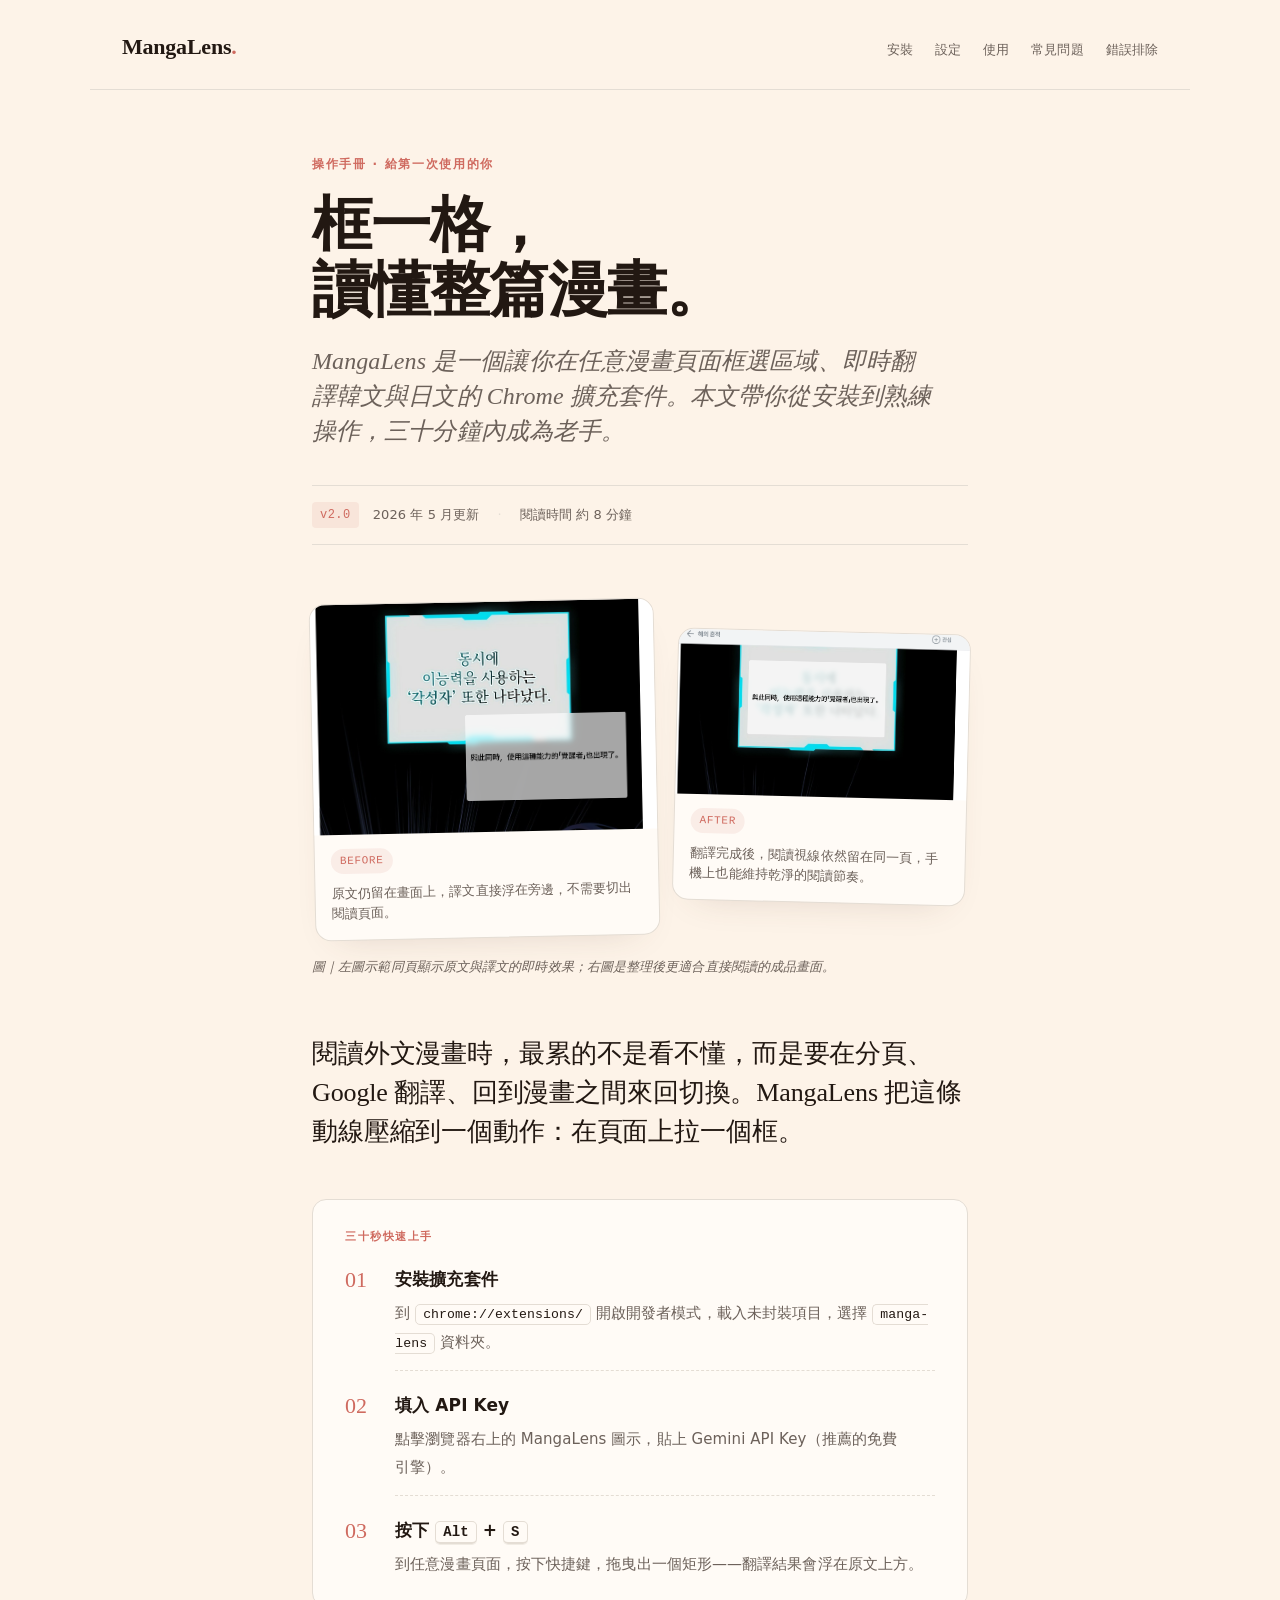
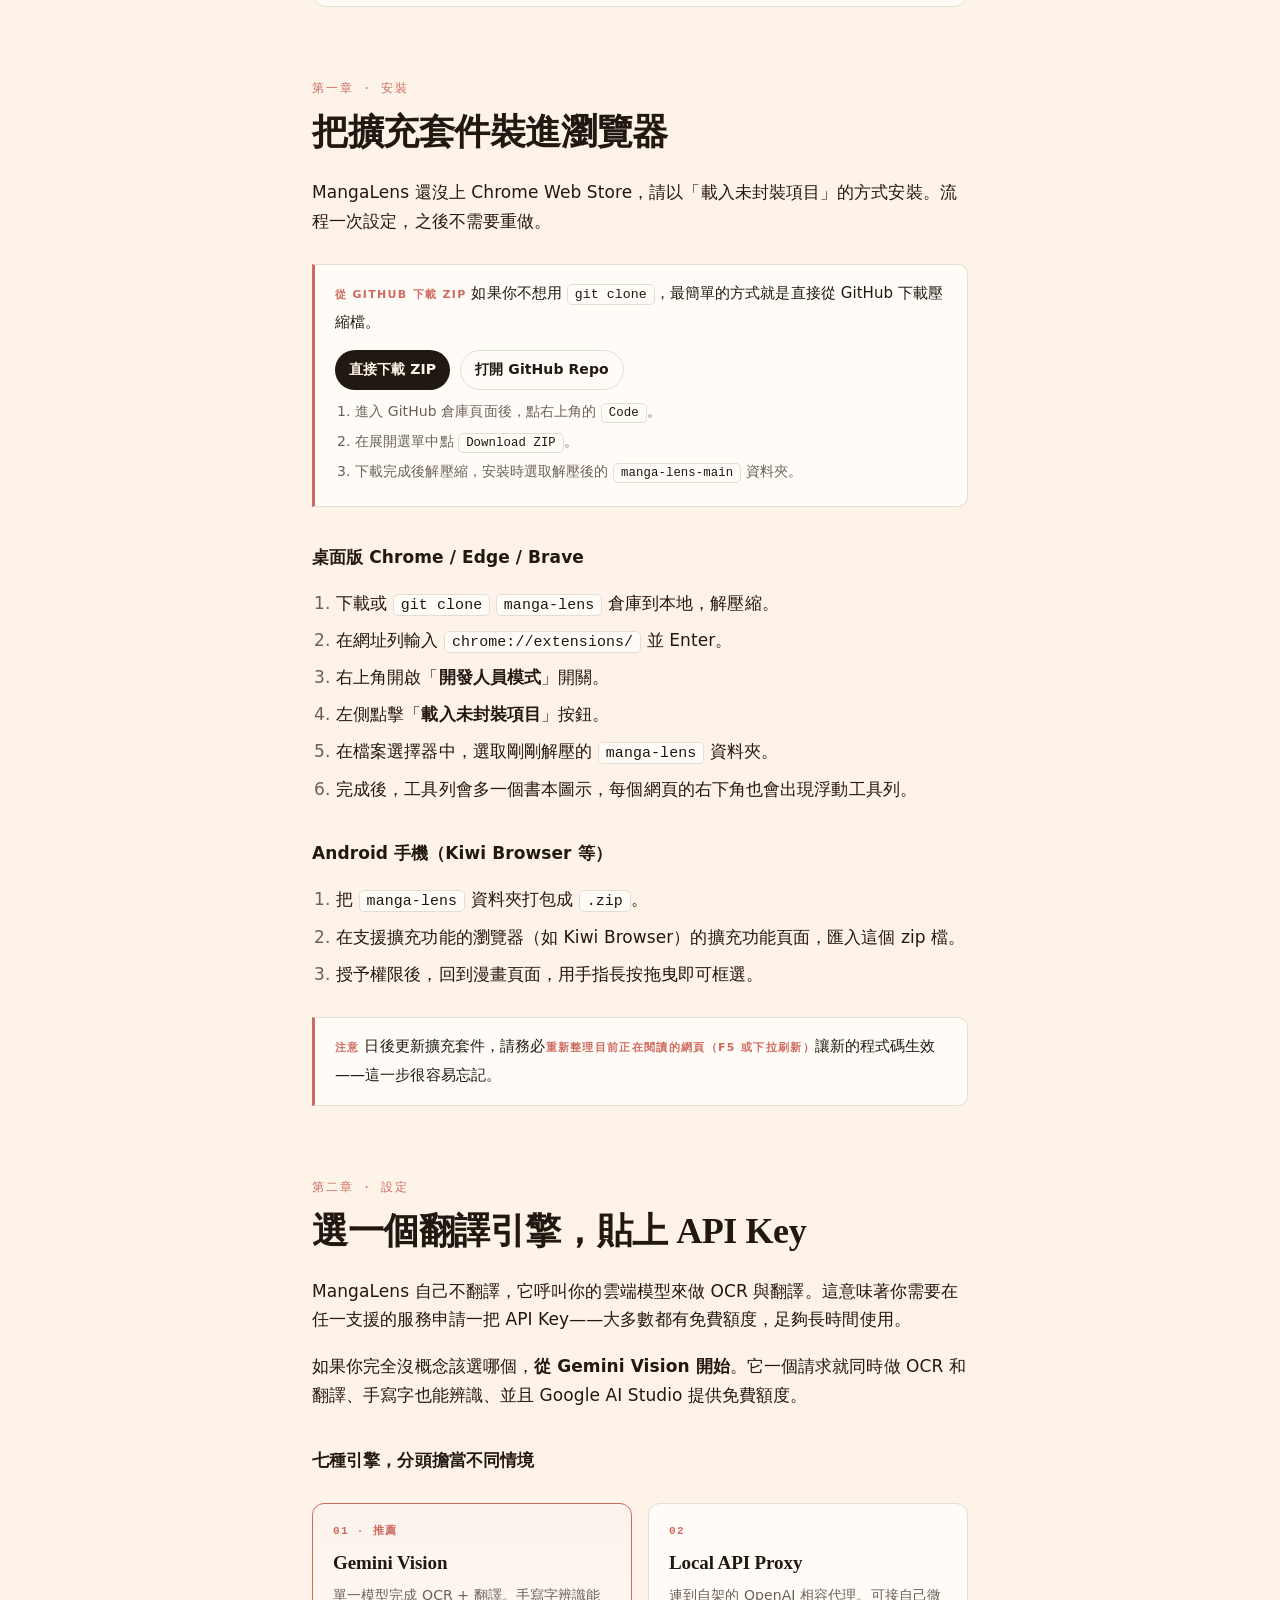
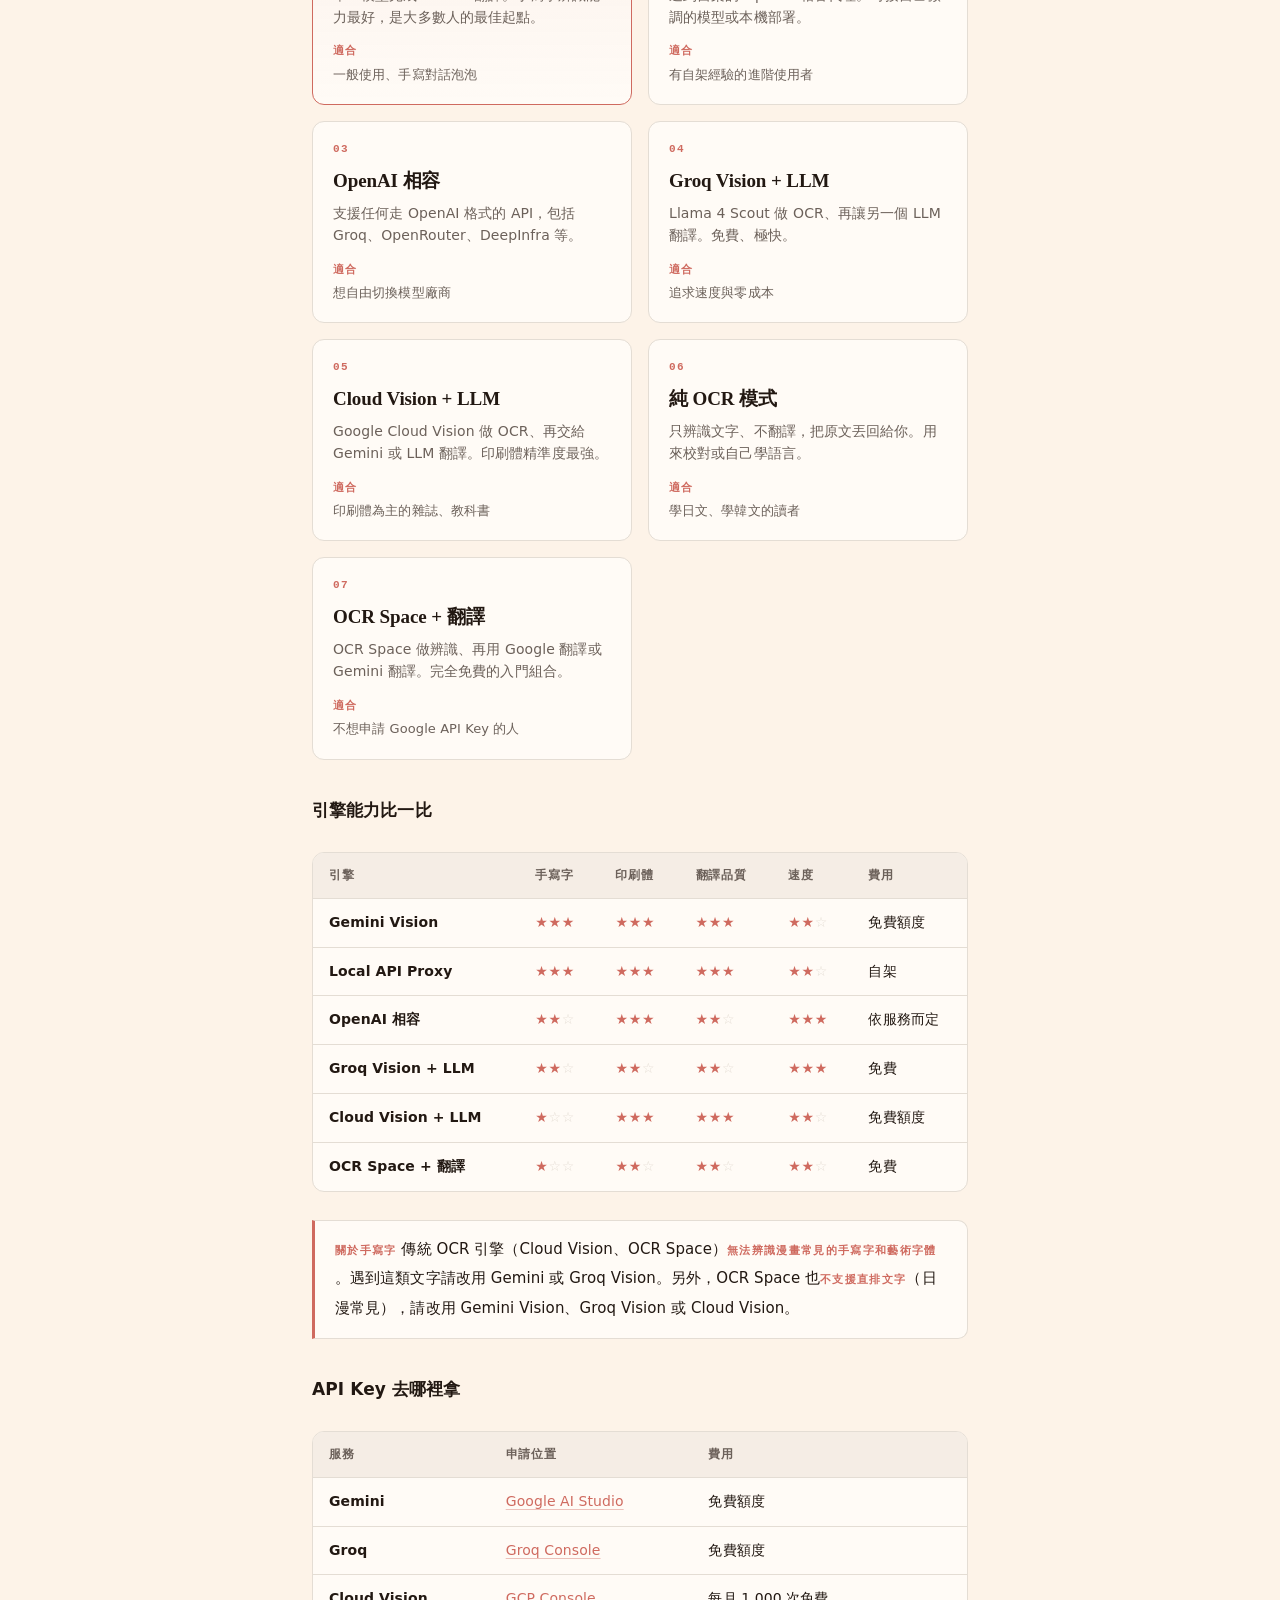
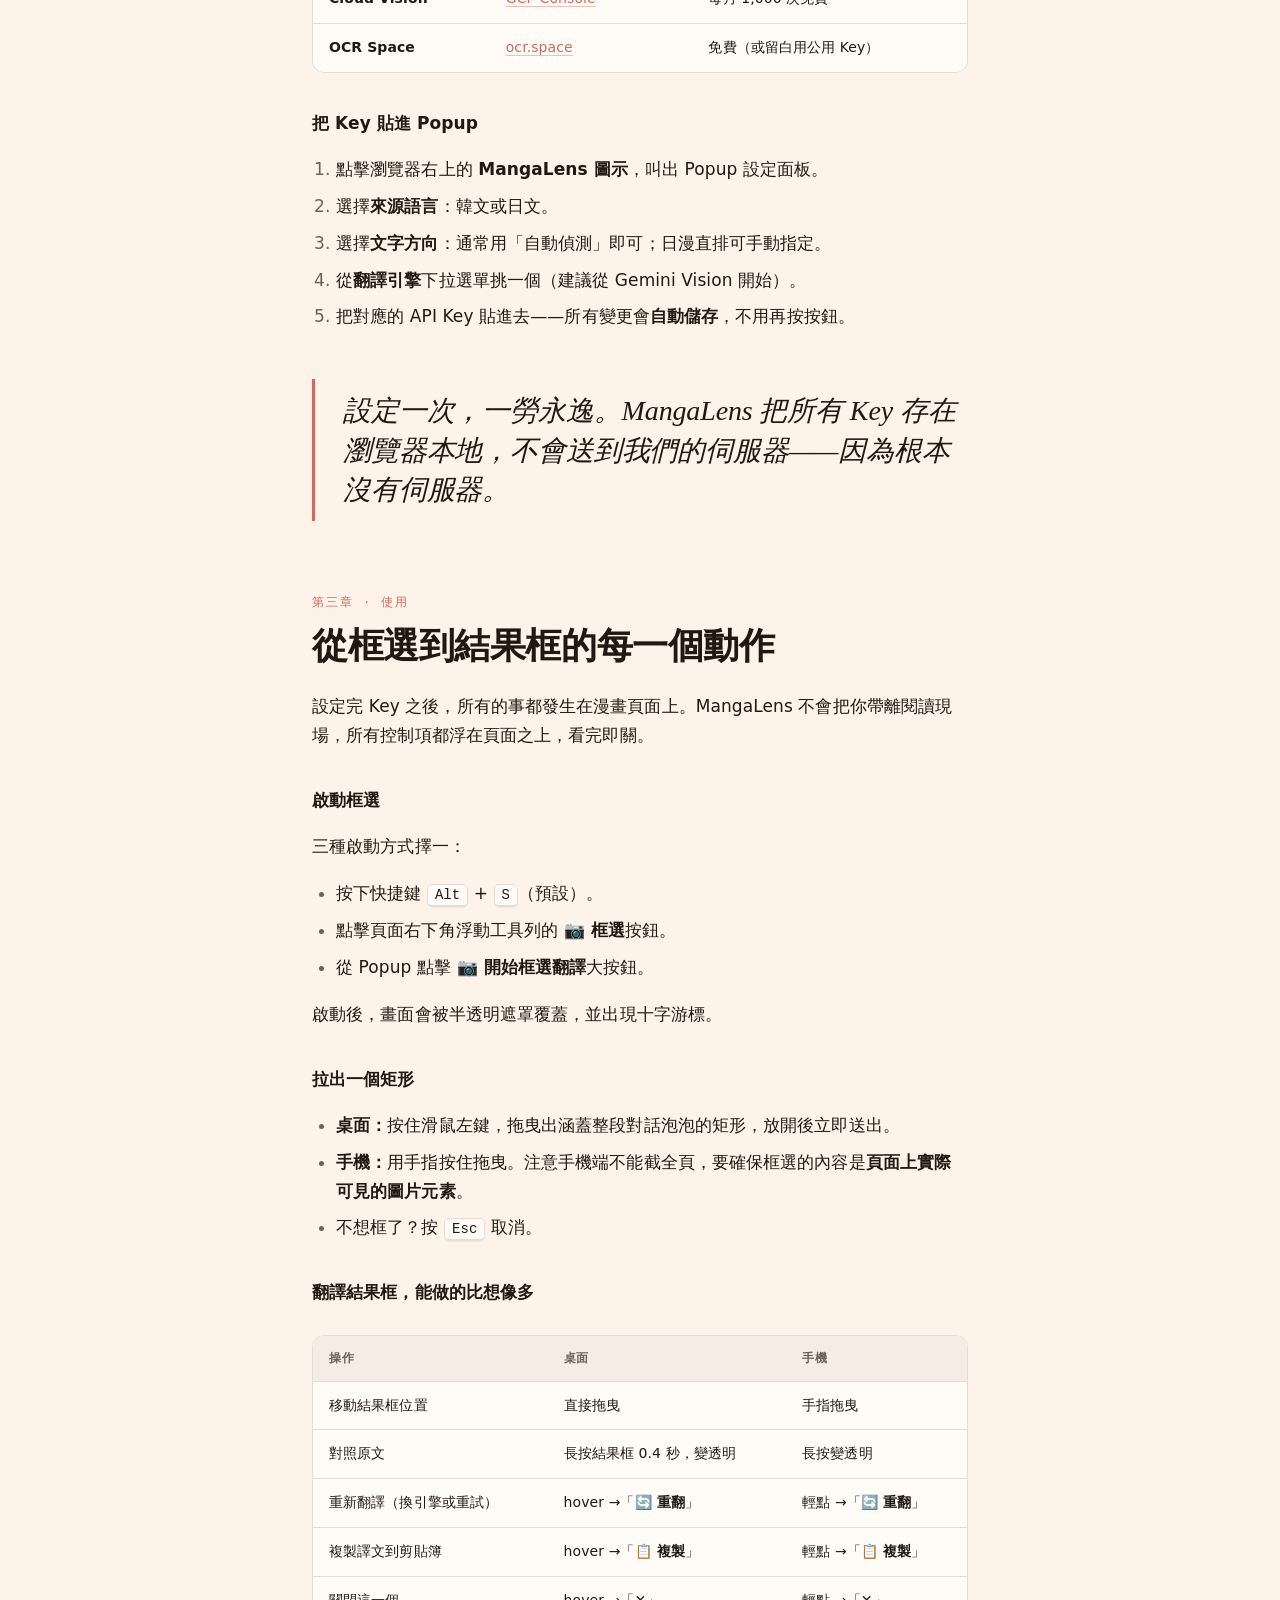
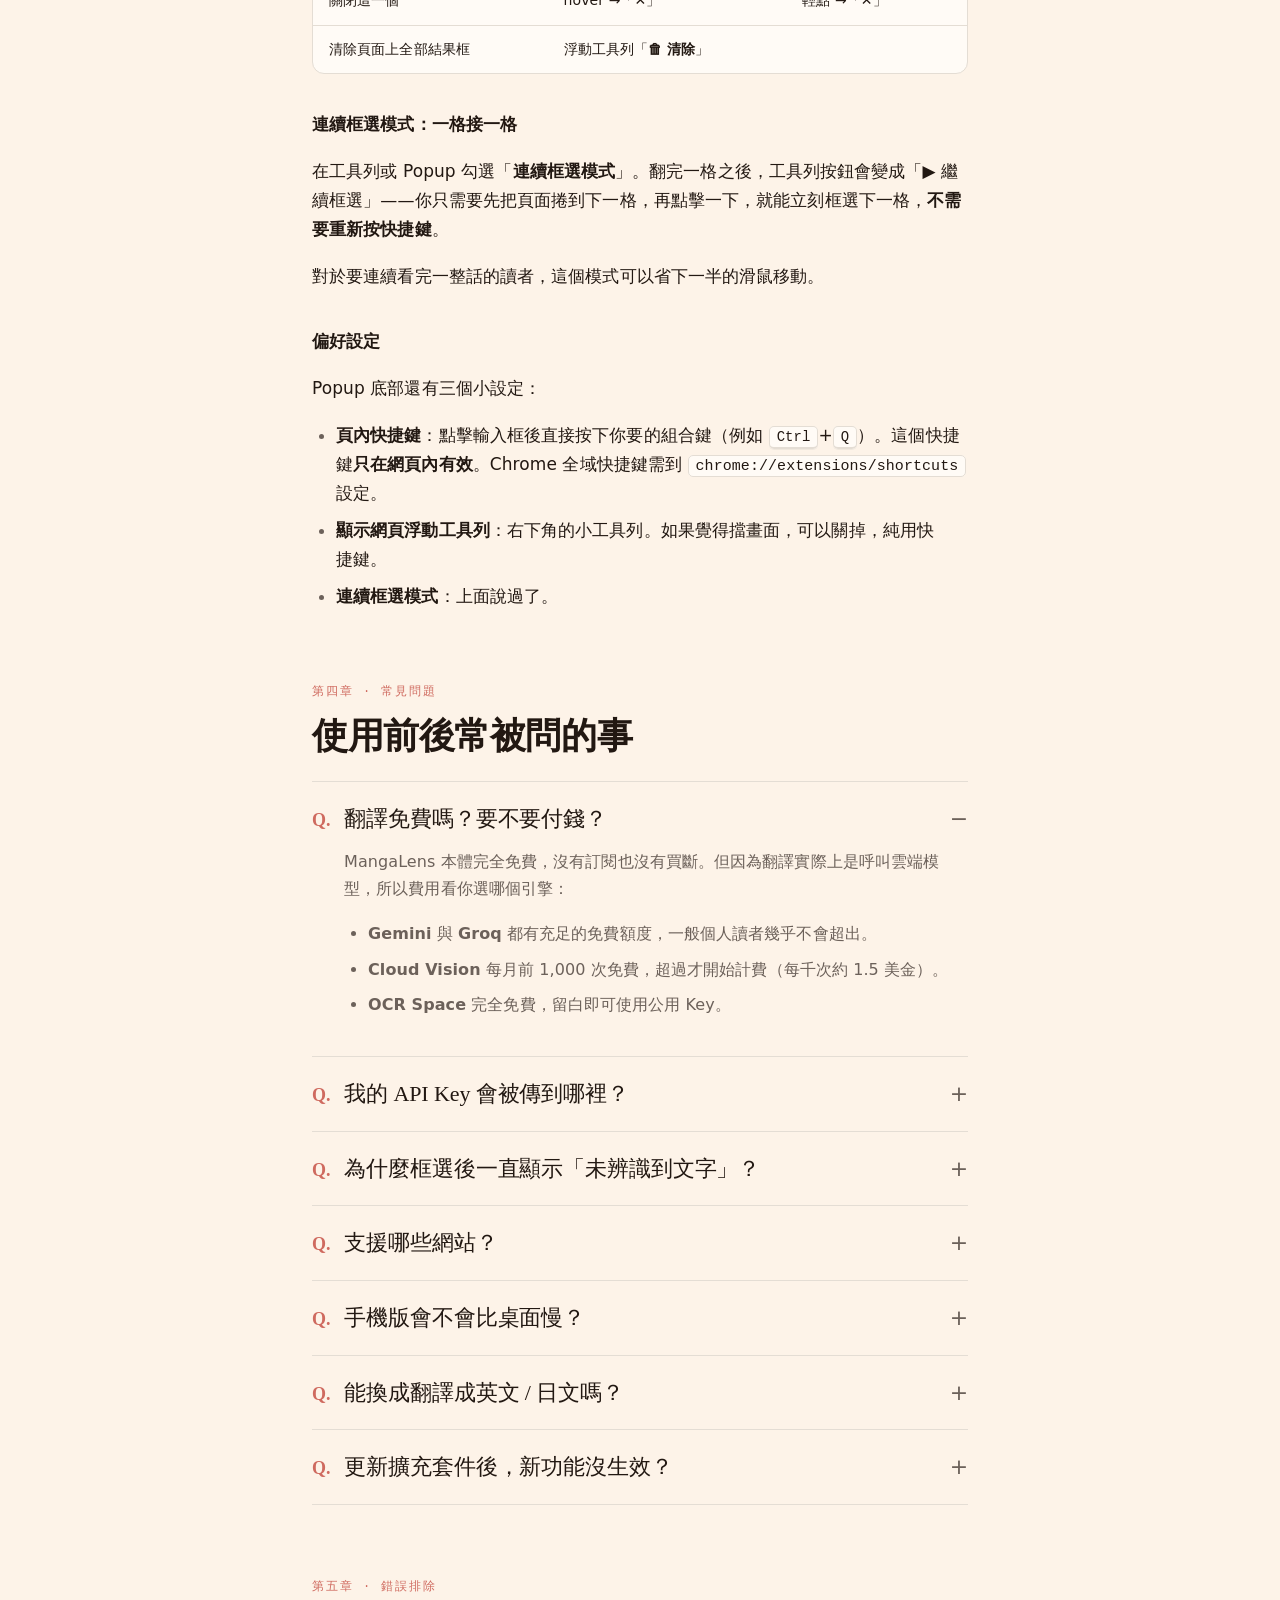
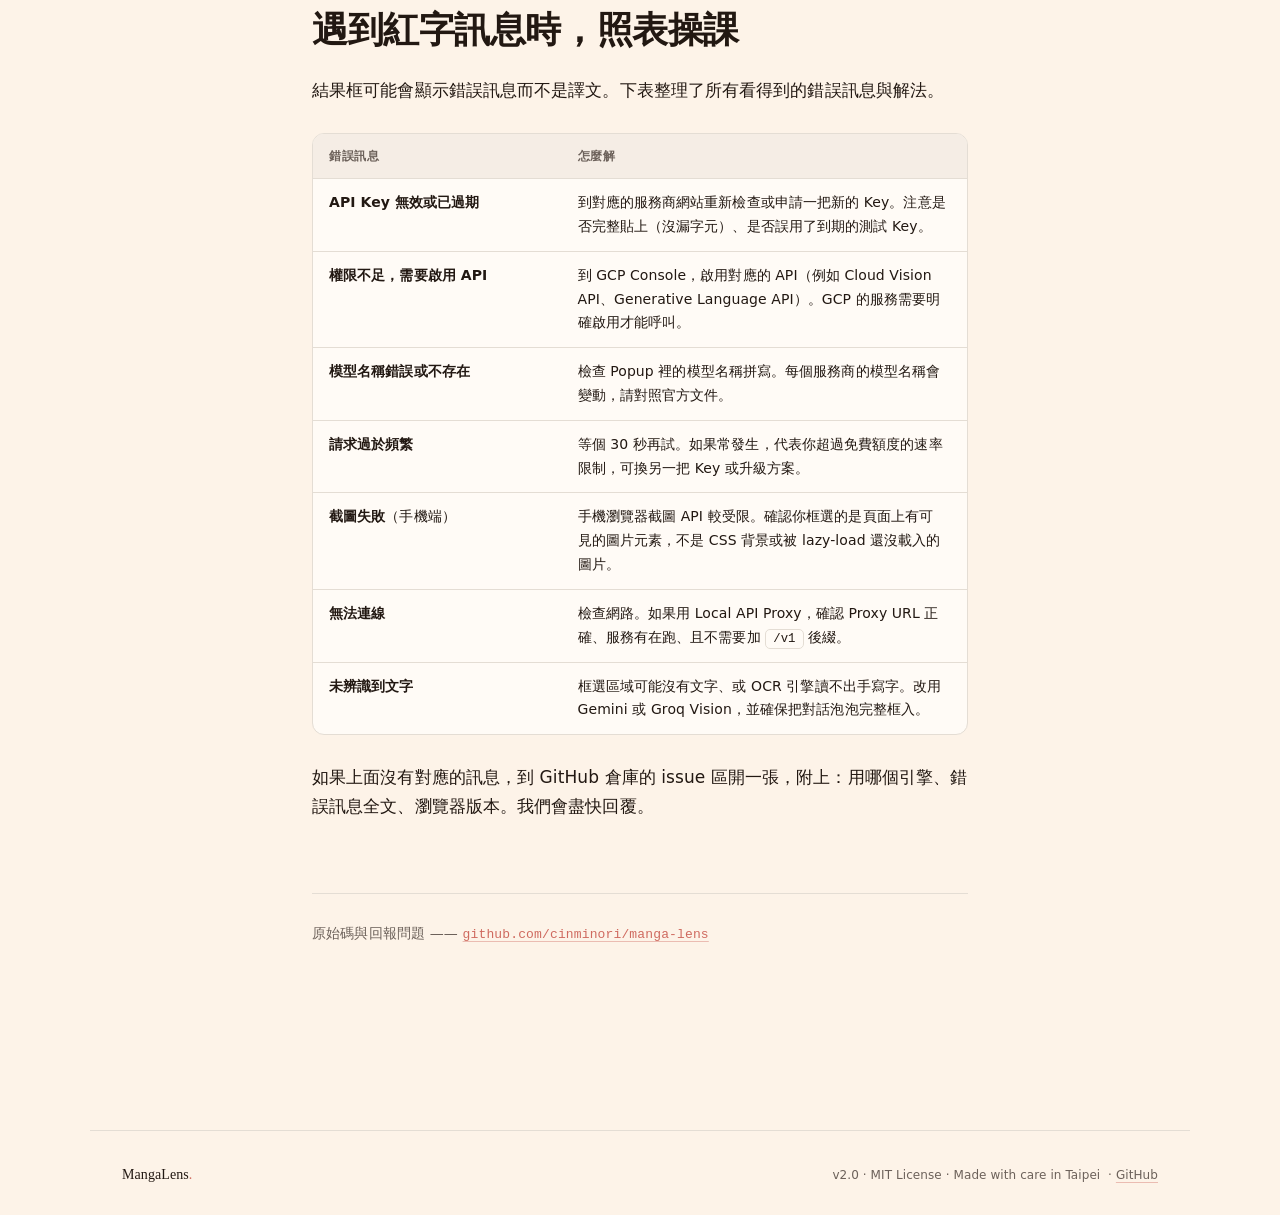
<file: docs/index.html>
<!doctype html>
<html lang="zh-TW">
<head><script>(function(){
  function makeStore(){
    var data = {};
    var api = {
      getItem: function(k){ return Object.prototype.hasOwnProperty.call(data, k) ? data[k] : null; },
      setItem: function(k, v){ data[k] = String(v); },
      removeItem: function(k){ delete data[k]; },
      clear: function(){ data = {}; },
      key: function(i){ return Object.keys(data)[i] || null; }
    };
    Object.defineProperty(api, 'length', { get: function(){ return Object.keys(data).length; } });
    return api;
  }
  function tryShim(name){
    var works = false;
    try { works = !!window[name] && typeof window[name].getItem === 'function'; void window[name].length; }
    catch (_) { works = false; }
    if (works) return;
    try { Object.defineProperty(window, name, { configurable: true, value: makeStore() }); }
    catch (_) { try { window[name] = makeStore(); } catch (__) {} }
  }
  tryShim('localStorage');
  tryShim('sessionStorage');
})();</script>
  <meta charset="utf-8" />
  <meta name="viewport" content="width=device-width, initial-scale=1" />
  <title>MangaLens 操作手冊 — 框選即翻譯</title>
  <style>
    :root {
      --bg:      oklch(97% 0.018 70);
      --surface: oklch(99% 0.008 70);
      --fg:      oklch(22% 0.02 50);
      --muted:   oklch(50% 0.018 50);
      --border:  oklch(90% 0.014 70);
      --accent:  oklch(64% 0.13 28);
      --accent-soft: oklch(64% 0.13 28 / 0.10);

      --font-display: 'Tiempos Headline', 'Newsreader', 'Iowan Old Style',
                      'Noto Serif TC', 'Source Han Serif TC',
                      'PingFang TC', Georgia, serif;
      --font-body:    'Söhne', -apple-system, BlinkMacSystemFont,
                      'Noto Sans TC', 'PingFang TC', 'Microsoft JhengHei',
                      system-ui, sans-serif;
      --font-mono:    ui-monospace, 'JetBrains Mono', 'IBM Plex Mono', Menlo, monospace;
    }
    * { box-sizing: border-box; }
    html { -webkit-text-size-adjust: 100%; }
    body {
      margin: 0;
      background: var(--bg);
      color: var(--fg);
      font-family: var(--font-body);
      font-size: 17px;
      line-height: 1.7;
      letter-spacing: 0.005em;
      text-wrap: pretty;
    }

    .masthead {
      max-width: 1100px;
      margin: 0 auto;
      padding: 28px 32px 24px;
      display: flex;
      align-items: baseline;
      gap: 28px;
      border-bottom: 1px solid var(--border);
    }
    .wordmark {
      font-family: var(--font-display);
      font-size: 22px;
      font-weight: 600;
      letter-spacing: -0.01em;
    }
    .wordmark .dot { color: var(--accent); }
    .masthead nav {
      margin-inline-start: auto;
      display: flex;
      gap: 22px;
      font-size: 13px;
      color: var(--muted);
    }
    .masthead nav a {
      color: inherit;
      text-decoration: none;
      transition: color 0.15s;
    }
    .masthead nav a:hover { color: var(--fg); }

    .wrap {
      max-width: 720px;
      margin: 0 auto;
      padding: 64px 32px 96px;
    }

    .eyebrow {
      font-family: var(--font-body);
      font-size: 12px;
      text-transform: uppercase;
      letter-spacing: 0.14em;
      color: var(--accent);
      font-weight: 600;
      margin-bottom: 18px;
    }
    h1 {
      font-family: var(--font-display);
      font-size: clamp(40px, 5.5vw, 60px);
      line-height: 1.08;
      letter-spacing: -0.018em;
      font-weight: 600;
      margin: 0 0 22px;
    }
    .deck {
      font-family: var(--font-display);
      font-size: clamp(20px, 2.2vw, 24px);
      line-height: 1.45;
      color: var(--muted);
      font-style: italic;
      margin: 0 0 36px;
      max-width: 620px;
    }
    .byline {
      font-size: 13px;
      color: var(--muted);
      display: flex;
      align-items: center;
      gap: 14px;
      padding-block: 16px;
      border-block: 1px solid var(--border);
      margin-bottom: 56px;
      flex-wrap: wrap;
    }
    .byline .ver {
      font-family: var(--font-mono);
      font-size: 12px;
      color: var(--accent);
      letter-spacing: 0.04em;
      padding: 3px 8px;
      background: var(--accent-soft);
      border-radius: 4px;
    }
    .byline .sep::before { content: "·"; margin: 0 4px; color: var(--border); }

    .hero {
      display: grid;
      grid-template-columns: minmax(0, 1.08fr) minmax(0, 0.92fr);
      gap: 18px;
      margin-bottom: 14px;
      align-items: start;
    }
    .hero-shot {
      margin: 0;
      background:
        linear-gradient(180deg, oklch(64% 0.13 28 / 0.05), transparent 26%),
        var(--surface);
      border: 1px solid var(--border);
      border-radius: 16px;
      overflow: hidden;
      box-shadow: 0 16px 38px -24px oklch(40% 0.04 50 / 0.22);
    }
    .hero-shot.primary {
      transform: rotate(-1.2deg);
    }
    .hero-shot.secondary {
      transform: translateY(30px) rotate(1.4deg);
    }
    .hero-shot img {
      display: block;
      width: 100%;
      height: auto;
      background: oklch(94% 0.014 70);
    }
    .hero-shot figcaption {
      display: flex;
      flex-wrap: wrap;
      gap: 10px 12px;
      align-items: center;
      padding: 14px 16px 16px;
      font-size: 13px;
      color: var(--muted);
      line-height: 1.55;
    }
    .hero-tag {
      display: inline-flex;
      align-items: center;
      padding: 4px 9px;
      border-radius: 999px;
      background: var(--accent-soft);
      color: var(--accent);
      font-family: var(--font-mono);
      font-size: 11px;
      letter-spacing: 0.06em;
      text-transform: uppercase;
      white-space: nowrap;
    }
    .caption {
      font-size: 13px;
      color: var(--muted);
      margin-bottom: 56px;
      font-style: italic;
    }

    .lede {
      font-family: var(--font-display);
      font-size: clamp(22px, 2.5vw, 26px);
      line-height: 1.5;
      color: var(--fg);
      margin: 0 0 48px;
      letter-spacing: -0.005em;
    }

    .quickstart {
      background: var(--surface);
      border: 1px solid var(--border);
      border-radius: 14px;
      padding: 28px 32px;
      margin-bottom: 64px;
      display: grid;
      grid-template-columns: auto 1fr;
      gap: 6px 28px;
    }
    .quickstart .label {
      grid-column: 1 / -1;
      font-size: 11px;
      text-transform: uppercase;
      letter-spacing: 0.14em;
      color: var(--accent);
      font-weight: 600;
      margin-bottom: 12px;
    }
    .quickstart .num {
      font-family: var(--font-display);
      font-size: 22px;
      color: var(--accent);
      line-height: 1.2;
      font-feature-settings: "tnum";
      padding-top: 2px;
    }
    .quickstart .step {
      padding-bottom: 14px;
      border-bottom: 1px dashed var(--border);
      margin-bottom: 14px;
    }
    .quickstart .step:last-of-type {
      border-bottom: 0;
      padding-bottom: 0;
      margin-bottom: 0;
    }
    .quickstart .step strong {
      display: block;
      font-weight: 600;
      margin-bottom: 4px;
    }
    .quickstart .step span {
      font-size: 15px;
      color: var(--muted);
      line-height: 1.55;
    }

    .section-num {
      font-family: var(--font-mono);
      font-size: 12px;
      letter-spacing: 0.16em;
      color: var(--accent);
      text-transform: uppercase;
      margin-top: 72px;
      margin-bottom: 12px;
      font-weight: 500;
    }
    h2 {
      font-family: var(--font-display);
      font-size: clamp(30px, 3.4vw, 36px);
      letter-spacing: -0.012em;
      line-height: 1.18;
      font-weight: 600;
      margin: 0 0 24px;
    }
    h3 {
      font-family: var(--font-body);
      font-size: 17px;
      font-weight: 600;
      letter-spacing: 0.005em;
      margin: 36px 0 14px;
    }
    p { margin: 18px 0; }

    code {
      font-family: var(--font-mono);
      font-size: 0.88em;
      background: var(--surface);
      border: 1px solid var(--border);
      padding: 2px 7px;
      border-radius: 5px;
      color: var(--fg);
    }
    a {
      color: var(--accent);
      text-decoration: underline;
      text-decoration-thickness: 1px;
      text-underline-offset: 3px;
      text-decoration-color: oklch(64% 0.13 28 / 0.4);
      transition: text-decoration-color 0.15s;
    }
    a:hover { text-decoration-color: var(--accent); }
    kbd {
      font-family: var(--font-mono);
      font-size: 0.82em;
      background: var(--surface);
      border: 1px solid var(--border);
      border-bottom-width: 2px;
      padding: 2px 7px;
      border-radius: 5px;
      color: var(--fg);
      box-shadow: 0 1px 0 oklch(90% 0.014 70 / 0.5);
    }

    ul, ol { padding-inline-start: 24px; }
    li { margin: 8px 0; }
    li::marker { color: var(--muted); }

    blockquote.pull {
      font-family: var(--font-display);
      font-size: clamp(22px, 2.6vw, 28px);
      line-height: 1.4;
      letter-spacing: -0.005em;
      margin: 48px 0;
      padding: 12px 0 12px 28px;
      border-inline-start: 3px solid var(--accent);
      color: var(--fg);
      font-style: italic;
    }

    .note {
      background: var(--surface);
      border: 1px solid var(--border);
      border-inline-start: 3px solid var(--accent);
      border-radius: 0 10px 10px 0;
      padding: 16px 20px;
      margin: 28px 0;
      font-size: 15px;
      color: var(--fg);
    }
    .note strong {
      display: inline-block;
      font-size: 11px;
      text-transform: uppercase;
      letter-spacing: 0.12em;
      color: var(--accent);
      margin-bottom: 6px;
      font-weight: 600;
    }
    .action-row {
      display: flex;
      flex-wrap: wrap;
      gap: 10px;
      margin: 14px 0 10px;
    }
    .action-btn {
      display: inline-flex;
      align-items: center;
      justify-content: center;
      min-height: 40px;
      padding: 0 14px;
      border-radius: 999px;
      background: var(--fg);
      color: var(--bg);
      font-size: 14px;
      font-weight: 600;
      text-decoration: none;
      text-underline-offset: 0;
      text-decoration-color: transparent;
      transition: transform 0.15s, opacity 0.15s;
    }
    .action-btn:hover {
      transform: translateY(-1px);
      opacity: 0.92;
      text-decoration: none;
    }
    .action-btn.secondary {
      background: transparent;
      color: var(--fg);
      border: 1px solid var(--border);
    }
    .mini-steps {
      margin: 10px 0 0;
      padding-inline-start: 20px;
      color: var(--muted);
      font-size: 14px;
    }
    .mini-steps li {
      margin: 6px 0;
    }

    .table-wrap {
      margin: 28px 0;
      border: 1px solid var(--border);
      border-radius: 12px;
      overflow: hidden;
      background: var(--surface);
    }
    table {
      width: 100%;
      border-collapse: collapse;
      font-size: 14px;
      font-family: var(--font-body);
    }
    th, td {
      padding: 12px 16px;
      text-align: start;
      vertical-align: top;
      border-bottom: 1px solid var(--border);
    }
    th {
      background: oklch(95% 0.014 70);
      font-weight: 600;
      font-size: 12px;
      text-transform: uppercase;
      letter-spacing: 0.06em;
      color: var(--muted);
    }
    tr:last-child td { border-bottom: 0; }
    td.eng-name { font-weight: 600; }
    .stars {
      letter-spacing: 0.05em;
      color: var(--accent);
      font-variant-numeric: tabular-nums;
      font-feature-settings: "tnum";
    }
    .stars .dim { color: var(--border); }

    .faq details {
      border-bottom: 1px solid var(--border);
      padding: 22px 0;
    }
    .faq details:first-of-type { border-top: 1px solid var(--border); }
    .faq summary {
      list-style: none;
      cursor: pointer;
      font-family: var(--font-display);
      font-size: 22px;
      letter-spacing: -0.005em;
      line-height: 1.35;
      color: var(--fg);
      display: flex;
      align-items: baseline;
      gap: 14px;
    }
    .faq summary::-webkit-details-marker { display: none; }
    .faq summary::before {
      content: "Q.";
      font-family: var(--font-display);
      color: var(--accent);
      font-size: 18px;
      font-weight: 600;
      flex-shrink: 0;
    }
    .faq summary::after {
      content: "+";
      margin-inline-start: auto;
      color: var(--muted);
      font-family: var(--font-body);
      font-size: 22px;
      font-weight: 300;
      transition: transform 0.2s;
    }
    .faq details[open] summary::after { content: "−"; }
    .faq .answer {
      padding-top: 14px;
      padding-inline-start: 32px;
      color: var(--muted);
      font-size: 16px;
      line-height: 1.7;
    }
    .faq .answer p:first-child { margin-top: 0; }
    .faq .answer p:last-child { margin-bottom: 0; }

    .engines {
      display: grid;
      grid-template-columns: repeat(auto-fit, minmax(280px, 1fr));
      gap: 16px;
      margin: 28px 0 36px;
    }
    .engine-card {
      background: var(--surface);
      border: 1px solid var(--border);
      border-radius: 12px;
      padding: 18px 20px;
      display: flex;
      flex-direction: column;
      gap: 6px;
    }
    .engine-card .e-num {
      font-family: var(--font-mono);
      font-size: 11px;
      letter-spacing: 0.12em;
      color: var(--accent);
      font-weight: 600;
    }
    .engine-card h4 {
      font-family: var(--font-display);
      font-size: 19px;
      letter-spacing: -0.005em;
      margin: 0;
      font-weight: 600;
    }
    .engine-card p {
      margin: 0;
      font-size: 14px;
      line-height: 1.55;
      color: var(--muted);
    }
    .engine-card .use {
      font-size: 13px;
      color: var(--muted);
      margin-top: auto;
      padding-top: 8px;
    }
    .engine-card .use strong {
      display: block;
      font-size: 11px;
      text-transform: uppercase;
      letter-spacing: 0.1em;
      color: var(--accent);
      margin-bottom: 3px;
      font-weight: 600;
    }
    .engine-card.recommend {
      border-color: var(--accent);
      background:
        linear-gradient(180deg, oklch(64% 0.13 28 / 0.06), transparent),
        var(--surface);
    }

    .repo-link {
      margin: 72px 0 24px;
      padding-top: 28px;
      border-top: 1px solid var(--border);
      font-size: 14px;
      color: var(--muted);
      letter-spacing: 0.01em;
    }
    .repo-link a {
      font-family: var(--font-mono);
      font-size: 13px;
    }

    footer.bottom {
      max-width: 1100px;
      margin: 64px auto 0;
      padding: 32px;
      border-top: 1px solid var(--border);
      display: flex;
      justify-content: space-between;
      align-items: baseline;
      font-size: 12px;
      color: var(--muted);
    }
    footer.bottom .left {
      font-family: var(--font-display);
      font-size: 14px;
      color: var(--fg);
    }
    footer.bottom a { color: inherit; }

    @media (max-width: 720px) {
      .masthead { flex-wrap: wrap; gap: 12px; padding: 22px 22px 18px; }
      .masthead nav { width: 100%; gap: 16px; }
      .wrap { padding: 40px 22px 64px; }
      .hero { grid-template-columns: 1fr; gap: 14px; }
      .hero-shot.primary,
      .hero-shot.secondary { transform: none; }
      .quickstart { padding: 22px; grid-template-columns: 1fr; gap: 4px; }
      .quickstart .num { display: inline; }
      th, td { padding: 10px 12px; }
      .table-wrap { overflow-x: auto; }
      table { min-width: 480px; }
      footer.bottom { flex-direction: column; gap: 8px; padding: 24px 22px; }
      h1 { font-size: 38px; }
    }
  </style>
</head>
<body>

  <header class="masthead">
    <div class="wordmark">MangaLens<span class="dot">.</span></div>
    <nav>
      <a href="#install">安裝</a>
      <a href="#setup">設定</a>
      <a href="#use">使用</a>
      <a href="#faq">常見問題</a>
      <a href="#troubleshoot">錯誤排除</a>
    </nav>
  </header>

  <article class="wrap" data-od-id="article">

    <div class="eyebrow">操作手冊 · 給第一次使用的你</div>

    <h1 data-od-id="headline">框一格，<br />讀懂整篇漫畫。</h1>

    <p class="deck">
      MangaLens 是一個讓你在任意漫畫頁面框選區域、即時翻譯韓文與日文的 Chrome 擴充套件。本文帶你從安裝到熟練操作，三十分鐘內成為老手。
    </p>

    <div class="byline">
      <span class="ver">v2.0</span>
      <span>2026 年 5 月更新</span>
      <span class="sep"></span>
      <span>閱讀時間 約 8 分鐘</span>
    </div>

    <div class="hero" data-od-id="hero">
      <figure class="hero-shot primary">
        <img src="images/hero-before.png" alt="MangaLens 在漫畫頁面上顯示翻譯結果框，原文與繁體中文譯文同時可見" />
        <figcaption>
          <span class="hero-tag">Before</span>
          <span>原文仍留在畫面上，譯文直接浮在旁邊，不需要切出閱讀頁面。</span>
        </figcaption>
      </figure>
      <figure class="hero-shot secondary">
        <img src="images/hero-after.png" alt="MangaLens 將翻譯結果整理成更乾淨的閱讀畫面，適合手機上直接閱讀" />
        <figcaption>
          <span class="hero-tag">After</span>
          <span>翻譯完成後，閱讀視線依然留在同一頁，手機上也能維持乾淨的閱讀節奏。</span>
        </figcaption>
      </figure>
    </div>
    <p class="caption">圖｜左圖示範同頁顯示原文與譯文的即時效果；右圖是整理後更適合直接閱讀的成品畫面。</p>

    <p class="lede" data-od-id="lede">
      閱讀外文漫畫時，最累的不是看不懂，而是要在分頁、Google 翻譯、回到漫畫之間來回切換。MangaLens 把這條動線壓縮到一個動作：在頁面上拉一個框。
    </p>

    <div class="quickstart">
      <div class="label">三十秒快速上手</div>
      <div class="num">01</div>
      <div class="step">
        <strong>安裝擴充套件</strong>
        <span>到 <code>chrome://extensions/</code> 開啟開發者模式，載入未封裝項目，選擇 <code>manga-lens</code> 資料夾。</span>
      </div>
      <div class="num">02</div>
      <div class="step">
        <strong>填入 API Key</strong>
        <span>點擊瀏覽器右上的 MangaLens 圖示，貼上 Gemini API Key（推薦的免費引擎）。</span>
      </div>
      <div class="num">03</div>
      <div class="step">
        <strong>按下 <kbd>Alt</kbd> + <kbd>S</kbd></strong>
        <span>到任意漫畫頁面，按下快捷鍵，拖曳出一個矩形——翻譯結果會浮在原文上方。</span>
      </div>
    </div>

    <div class="section-num" id="install">第一章 · 安裝</div>
    <h2>把擴充套件裝進瀏覽器</h2>

    <p>MangaLens 還沒上 Chrome Web Store，請以「載入未封裝項目」的方式安裝。流程一次設定，之後不需要重做。</p>

    <div class="note">
      <strong>從 GitHub 下載 ZIP</strong>
      如果你不想用 <code>git clone</code>，最簡單的方式就是直接從 GitHub 下載壓縮檔。
      <div class="action-row">
        <a class="action-btn" href="https://github.com/cinminori/manga-lens/archive/refs/heads/main.zip" target="_blank" rel="noopener">直接下載 ZIP</a>
        <a class="action-btn secondary" href="https://github.com/cinminori/manga-lens" target="_blank" rel="noopener">打開 GitHub Repo</a>
      </div>
      <ol class="mini-steps">
        <li>進入 GitHub 倉庫頁面後，點右上角的 <code>Code</code>。</li>
        <li>在展開選單中點 <code>Download ZIP</code>。</li>
        <li>下載完成後解壓縮，安裝時選取解壓後的 <code>manga-lens-main</code> 資料夾。</li>
      </ol>
    </div>

    <h3>桌面版 Chrome / Edge / Brave</h3>
    <ol>
      <li>下載或 <code>git clone</code> <code>manga-lens</code> 倉庫到本地，解壓縮。</li>
      <li>在網址列輸入 <code>chrome://extensions/</code> 並 Enter。</li>
      <li>右上角開啟「<strong>開發人員模式</strong>」開關。</li>
      <li>左側點擊「<strong>載入未封裝項目</strong>」按鈕。</li>
      <li>在檔案選擇器中，選取剛剛解壓的 <code>manga-lens</code> 資料夾。</li>
      <li>完成後，工具列會多一個書本圖示，每個網頁的右下角也會出現浮動工具列。</li>
    </ol>

    <h3>Android 手機（Kiwi Browser 等）</h3>
    <ol>
      <li>把 <code>manga-lens</code> 資料夾打包成 <code>.zip</code>。</li>
      <li>在支援擴充功能的瀏覽器（如 Kiwi Browser）的擴充功能頁面，匯入這個 zip 檔。</li>
      <li>授予權限後，回到漫畫頁面，用手指長按拖曳即可框選。</li>
    </ol>

    <div class="note">
      <strong>注意</strong>
      日後更新擴充套件，請務必<strong>重新整理目前正在閱讀的網頁（F5 或下拉刷新）</strong>讓新的程式碼生效——這一步很容易忘記。
    </div>

    <div class="section-num" id="setup">第二章 · 設定</div>
    <h2>選一個翻譯引擎，貼上 API Key</h2>

    <p>MangaLens 自己不翻譯，它呼叫你的雲端模型來做 OCR 與翻譯。這意味著你需要在任一支援的服務申請一把 API Key——大多數都有免費額度，足夠長時間使用。</p>

    <p>如果你完全沒概念該選哪個，<strong>從 Gemini Vision 開始</strong>。它一個請求就同時做 OCR 和翻譯、手寫字也能辨識、並且 Google AI Studio 提供免費額度。</p>

    <h3>七種引擎，分頭擔當不同情境</h3>

    <div class="engines">
      <div class="engine-card recommend">
        <span class="e-num">01 · 推薦</span>
        <h4>Gemini Vision</h4>
        <p>單一模型完成 OCR + 翻譯。手寫字辨識能力最好，是大多數人的最佳起點。</p>
        <div class="use"><strong>適合</strong>一般使用、手寫對話泡泡</div>
      </div>
      <div class="engine-card">
        <span class="e-num">02</span>
        <h4>Local API Proxy</h4>
        <p>連到自架的 OpenAI 相容代理。可接自己微調的模型或本機部署。</p>
        <div class="use"><strong>適合</strong>有自架經驗的進階使用者</div>
      </div>
      <div class="engine-card">
        <span class="e-num">03</span>
        <h4>OpenAI 相容</h4>
        <p>支援任何走 OpenAI 格式的 API，包括 Groq、OpenRouter、DeepInfra 等。</p>
        <div class="use"><strong>適合</strong>想自由切換模型廠商</div>
      </div>
      <div class="engine-card">
        <span class="e-num">04</span>
        <h4>Groq Vision + LLM</h4>
        <p>Llama 4 Scout 做 OCR、再讓另一個 LLM 翻譯。免費、極快。</p>
        <div class="use"><strong>適合</strong>追求速度與零成本</div>
      </div>
      <div class="engine-card">
        <span class="e-num">05</span>
        <h4>Cloud Vision + LLM</h4>
        <p>Google Cloud Vision 做 OCR、再交給 Gemini 或 LLM 翻譯。印刷體精準度最強。</p>
        <div class="use"><strong>適合</strong>印刷體為主的雜誌、教科書</div>
      </div>
      <div class="engine-card">
        <span class="e-num">06</span>
        <h4>純 OCR 模式</h4>
        <p>只辨識文字、不翻譯，把原文丟回給你。用來校對或自己學語言。</p>
        <div class="use"><strong>適合</strong>學日文、學韓文的讀者</div>
      </div>
      <div class="engine-card">
        <span class="e-num">07</span>
        <h4>OCR Space + 翻譯</h4>
        <p>OCR Space 做辨識、再用 Google 翻譯或 Gemini 翻譯。完全免費的入門組合。</p>
        <div class="use"><strong>適合</strong>不想申請 Google API Key 的人</div>
      </div>
    </div>

    <h3>引擎能力比一比</h3>

    <div class="table-wrap">
      <table>
        <thead>
          <tr>
            <th>引擎</th>
            <th>手寫字</th>
            <th>印刷體</th>
            <th>翻譯品質</th>
            <th>速度</th>
            <th>費用</th>
          </tr>
        </thead>
        <tbody>
          <tr>
            <td class="eng-name">Gemini Vision</td>
            <td><span class="stars">★★★</span></td>
            <td><span class="stars">★★★</span></td>
            <td><span class="stars">★★★</span></td>
            <td><span class="stars">★★<span class="dim">☆</span></span></td>
            <td>免費額度</td>
          </tr>
          <tr>
            <td class="eng-name">Local API Proxy</td>
            <td><span class="stars">★★★</span></td>
            <td><span class="stars">★★★</span></td>
            <td><span class="stars">★★★</span></td>
            <td><span class="stars">★★<span class="dim">☆</span></span></td>
            <td>自架</td>
          </tr>
          <tr>
            <td class="eng-name">OpenAI 相容</td>
            <td><span class="stars">★★<span class="dim">☆</span></span></td>
            <td><span class="stars">★★★</span></td>
            <td><span class="stars">★★<span class="dim">☆</span></span></td>
            <td><span class="stars">★★★</span></td>
            <td>依服務而定</td>
          </tr>
          <tr>
            <td class="eng-name">Groq Vision + LLM</td>
            <td><span class="stars">★★<span class="dim">☆</span></span></td>
            <td><span class="stars">★★<span class="dim">☆</span></span></td>
            <td><span class="stars">★★<span class="dim">☆</span></span></td>
            <td><span class="stars">★★★</span></td>
            <td>免費</td>
          </tr>
          <tr>
            <td class="eng-name">Cloud Vision + LLM</td>
            <td><span class="stars">★<span class="dim">☆☆</span></span></td>
            <td><span class="stars">★★★</span></td>
            <td><span class="stars">★★★</span></td>
            <td><span class="stars">★★<span class="dim">☆</span></span></td>
            <td>免費額度</td>
          </tr>
          <tr>
            <td class="eng-name">OCR Space + 翻譯</td>
            <td><span class="stars">★<span class="dim">☆☆</span></span></td>
            <td><span class="stars">★★<span class="dim">☆</span></span></td>
            <td><span class="stars">★★<span class="dim">☆</span></span></td>
            <td><span class="stars">★★<span class="dim">☆</span></span></td>
            <td>免費</td>
          </tr>
        </tbody>
      </table>
    </div>

    <div class="note">
      <strong>關於手寫字</strong>
      傳統 OCR 引擎（Cloud Vision、OCR Space）<strong>無法辨識漫畫常見的手寫字和藝術字體</strong>。遇到這類文字請改用 Gemini 或 Groq Vision。另外，OCR Space 也<strong>不支援直排文字</strong>（日漫常見），請改用 Gemini Vision、Groq Vision 或 Cloud Vision。
    </div>

    <h3>API Key 去哪裡拿</h3>

    <div class="table-wrap">
      <table>
        <thead>
          <tr>
            <th>服務</th>
            <th>申請位置</th>
            <th>費用</th>
          </tr>
        </thead>
        <tbody>
          <tr>
            <td class="eng-name">Gemini</td>
            <td><a href="https://aistudio.google.com/apikey" target="_blank" rel="noopener">Google AI Studio</a></td>
            <td>免費額度</td>
          </tr>
          <tr>
            <td class="eng-name">Groq</td>
            <td><a href="https://console.groq.com/keys" target="_blank" rel="noopener">Groq Console</a></td>
            <td>免費額度</td>
          </tr>
          <tr>
            <td class="eng-name">Cloud Vision</td>
            <td><a href="https://console.cloud.google.com/apis/library/vision.googleapis.com" target="_blank" rel="noopener">GCP Console</a></td>
            <td>每月 1,000 次免費</td>
          </tr>
          <tr>
            <td class="eng-name">OCR Space</td>
            <td><a href="https://ocr.space/ocrapi/freekey" target="_blank" rel="noopener">ocr.space</a></td>
            <td>免費（或留白用公用 Key）</td>
          </tr>
        </tbody>
      </table>
    </div>

    <h3>把 Key 貼進 Popup</h3>

    <ol>
      <li>點擊瀏覽器右上的 <strong>MangaLens 圖示</strong>，叫出 Popup 設定面板。</li>
      <li>選擇<strong>來源語言</strong>：韓文或日文。</li>
      <li>選擇<strong>文字方向</strong>：通常用「自動偵測」即可；日漫直排可手動指定。</li>
      <li>從<strong>翻譯引擎</strong>下拉選單挑一個（建議從 Gemini Vision 開始）。</li>
      <li>把對應的 API Key 貼進去——所有變更會<strong>自動儲存</strong>，不用再按按鈕。</li>
    </ol>

    <blockquote class="pull">
      設定一次，一勞永逸。MangaLens 把所有 Key 存在瀏覽器本地，不會送到我們的伺服器——因為根本沒有伺服器。
    </blockquote>

    <div class="section-num" id="use">第三章 · 使用</div>
    <h2>從框選到結果框的每一個動作</h2>

    <p>設定完 Key 之後，所有的事都發生在漫畫頁面上。MangaLens 不會把你帶離閱讀現場，所有控制項都浮在頁面之上，看完即關。</p>

    <h3>啟動框選</h3>
    <p>三種啟動方式擇一：</p>
    <ul>
      <li>按下快捷鍵 <kbd>Alt</kbd> + <kbd>S</kbd>（預設）。</li>
      <li>點擊頁面右下角浮動工具列的 <strong>📷 框選</strong>按鈕。</li>
      <li>從 Popup 點擊 <strong>📷 開始框選翻譯</strong>大按鈕。</li>
    </ul>
    <p>啟動後，畫面會被半透明遮罩覆蓋，並出現十字游標。</p>

    <h3>拉出一個矩形</h3>
    <ul>
      <li><strong>桌面：</strong>按住滑鼠左鍵，拖曳出涵蓋整段對話泡泡的矩形，放開後立即送出。</li>
      <li><strong>手機：</strong>用手指按住拖曳。注意手機端不能截全頁，要確保框選的內容是<strong>頁面上實際可見的圖片元素</strong>。</li>
      <li>不想框了？按 <kbd>Esc</kbd> 取消。</li>
    </ul>

    <h3>翻譯結果框，能做的比想像多</h3>

    <div class="table-wrap">
      <table>
        <thead>
          <tr>
            <th>操作</th>
            <th>桌面</th>
            <th>手機</th>
          </tr>
        </thead>
        <tbody>
          <tr><td>移動結果框位置</td><td>直接拖曳</td><td>手指拖曳</td></tr>
          <tr><td>對照原文</td><td>長按結果框 0.4 秒，變透明</td><td>長按變透明</td></tr>
          <tr><td>重新翻譯（換引擎或重試）</td><td>hover →「<strong>🔄 重翻</strong>」</td><td>輕點 →「<strong>🔄 重翻</strong>」</td></tr>
          <tr><td>複製譯文到剪貼簿</td><td>hover →「<strong>📋 複製</strong>」</td><td>輕點 →「<strong>📋 複製</strong>」</td></tr>
          <tr><td>關閉這一個</td><td>hover →「<strong>✕</strong>」</td><td>輕點 →「<strong>✕</strong>」</td></tr>
          <tr><td>清除頁面上全部結果框</td><td colspan="2">浮動工具列「<strong>🗑 清除</strong>」</td></tr>
        </tbody>
      </table>
    </div>

    <h3>連續框選模式：一格接一格</h3>

    <p>在工具列或 Popup 勾選「<strong>連續框選模式</strong>」。翻完一格之後，工具列按鈕會變成「▶ 繼續框選」——你只需要先把頁面捲到下一格，再點擊一下，就能立刻框選下一格，<strong>不需要重新按快捷鍵</strong>。</p>

    <p>對於要連續看完一整話的讀者，這個模式可以省下一半的滑鼠移動。</p>

    <h3>偏好設定</h3>
    <p>Popup 底部還有三個小設定：</p>
    <ul>
      <li><strong>頁內快捷鍵</strong>：點擊輸入框後直接按下你要的組合鍵（例如 <kbd>Ctrl</kbd>+<kbd>Q</kbd>）。這個快捷鍵<strong>只在網頁內有效</strong>。Chrome 全域快捷鍵需到 <code>chrome://extensions/shortcuts</code> 設定。</li>
      <li><strong>顯示網頁浮動工具列</strong>：右下角的小工具列。如果覺得擋畫面，可以關掉，純用快捷鍵。</li>
      <li><strong>連續框選模式</strong>：上面說過了。</li>
    </ul>

    <div class="section-num" id="faq">第四章 · 常見問題</div>
    <h2>使用前後常被問的事</h2>

    <div class="faq">
      <details open>
        <summary>翻譯免費嗎？要不要付錢？</summary>
        <div class="answer">
          <p>MangaLens 本體完全免費，沒有訂閱也沒有買斷。但因為翻譯實際上是呼叫雲端模型，所以費用看你選哪個引擎：</p>
          <ul>
            <li><strong>Gemini</strong> 與 <strong>Groq</strong> 都有充足的免費額度，一般個人讀者幾乎不會超出。</li>
            <li><strong>Cloud Vision</strong> 每月前 1,000 次免費，超過才開始計費（每千次約 1.5 美金）。</li>
            <li><strong>OCR Space</strong> 完全免費，留白即可使用公用 Key。</li>
          </ul>
        </div>
      </details>
      <details>
        <summary>我的 API Key 會被傳到哪裡？</summary>
        <div class="answer">
          <p>API Key 只存在你瀏覽器的 <code>chrome.storage.local</code>，<strong>不會傳到 MangaLens 開發者那裡</strong>——因為 MangaLens 沒有後端伺服器。</p>
          <p>實際的 API 請求是直接從你的瀏覽器送到 Google、Groq 等服務商；它們會看到請求內容，這也是它們的隱私政策該負責的範圍。</p>
        </div>
      </details>
      <details>
        <summary>為什麼框選後一直顯示「未辨識到文字」？</summary>
        <div class="answer">
          <p>三個常見原因：</p>
          <ol>
            <li><strong>框得太小或太歪</strong>：把整段對話泡泡完整框進去，留一點邊距。</li>
            <li><strong>是手寫字</strong>，但你選了傳統 OCR：改用 Gemini Vision 或 Groq Vision。</li>
            <li><strong>是直排文字</strong>，但你用 OCR Space：OCR Space 不支援直排，改用 Gemini / Groq / Cloud Vision。</li>
          </ol>
        </div>
      </details>
      <details>
        <summary>支援哪些網站？</summary>
        <div class="answer">
          <p>所有網站都支援，因為 MangaLens 用 <code>&lt;all_urls&gt;</code> 權限，並不針對特定漫畫平台。任何能在瀏覽器裡看到的圖片都能框選翻譯。</p>
        </div>
      </details>
      <details>
        <summary>手機版會不會比桌面慢？</summary>
        <div class="answer">
          <p>翻譯本身不會。但手機瀏覽器的截圖能力比較弱，所以框選時要確保<strong>截到的是頁面上實際可見的圖片元素</strong>，不是空白區域。如果手機端常失敗，建議改用桌面版。</p>
        </div>
      </details>
      <details>
        <summary>能換成翻譯成英文 / 日文嗎？</summary>
        <div class="answer">
          <p>目前的版本，<strong>翻譯輸出固定為繁體中文</strong>，這是因為 MangaLens 主要為繁中讀者設計。如果你想自己改，可以修改 <code>background.js</code> 裡的提示詞模板——這是開源專案，歡迎發 PR。</p>
        </div>
      </details>
      <details>
        <summary>更新擴充套件後，新功能沒生效？</summary>
        <div class="answer">
          <p>幾乎都是同一個原因：<strong>網頁忘記重新整理</strong>。Chrome 在你閱讀漫畫的時候已經把舊的 content script 注入頁面了，新的程式碼要等下一次載入頁面時才會生效。按 <kbd>F5</kbd> 重新整理一下就會回來。</p>
        </div>
      </details>
    </div>

    <div class="section-num" id="troubleshoot">第五章 · 錯誤排除</div>
    <h2>遇到紅字訊息時，照表操課</h2>

    <p>結果框可能會顯示錯誤訊息而不是譯文。下表整理了所有看得到的錯誤訊息與解法。</p>

    <div class="table-wrap">
      <table>
        <thead>
          <tr>
            <th style="width: 38%;">錯誤訊息</th>
            <th>怎麼解</th>
          </tr>
        </thead>
        <tbody>
          <tr>
            <td><strong>API Key 無效或已過期</strong></td>
            <td>到對應的服務商網站重新檢查或申請一把新的 Key。注意是否完整貼上（沒漏字元）、是否誤用了到期的測試 Key。</td>
          </tr>
          <tr>
            <td><strong>權限不足，需要啟用 API</strong></td>
            <td>到 GCP Console，啟用對應的 API（例如 Cloud Vision API、Generative Language API）。GCP 的服務需要明確啟用才能呼叫。</td>
          </tr>
          <tr>
            <td><strong>模型名稱錯誤或不存在</strong></td>
            <td>檢查 Popup 裡的模型名稱拼寫。每個服務商的模型名稱會變動，請對照官方文件。</td>
          </tr>
          <tr>
            <td><strong>請求過於頻繁</strong></td>
            <td>等個 30 秒再試。如果常發生，代表你超過免費額度的速率限制，可換另一把 Key 或升級方案。</td>
          </tr>
          <tr>
            <td><strong>截圖失敗</strong>（手機端）</td>
            <td>手機瀏覽器截圖 API 較受限。確認你框選的是頁面上有可見的圖片元素，不是 CSS 背景或被 lazy-load 還沒載入的圖片。</td>
          </tr>
          <tr>
            <td><strong>無法連線</strong></td>
            <td>檢查網路。如果用 Local API Proxy，確認 Proxy URL 正確、服務有在跑、且不需要加 <code>/v1</code> 後綴。</td>
          </tr>
          <tr>
            <td><strong>未辨識到文字</strong></td>
            <td>框選區域可能沒有文字、或 OCR 引擎讀不出手寫字。改用 Gemini 或 Groq Vision，並確保把對話泡泡完整框入。</td>
          </tr>
        </tbody>
      </table>
    </div>

    <p>如果上面沒有對應的訊息，到 GitHub 倉庫的 issue 區開一張，附上：用哪個引擎、錯誤訊息全文、瀏覽器版本。我們會盡快回覆。</p>

    <p class="repo-link" data-od-id="author">
      原始碼與回報問題 ——
      <a href="https://github.com/cinminori/manga-lens" target="_blank" rel="noopener">github.com/cinminori/manga-lens</a>
    </p>

  </article>

  <footer class="bottom">
    <div class="left">MangaLens<span style="color: var(--accent);">.</span></div>
    <div>
      v2.0 · MIT License · Made with care in Taipei
      &nbsp;·&nbsp;<a href="https://github.com/cinminori/manga-lens" target="_blank" rel="noopener">GitHub</a>
    </div>
  </footer>

</body>
</html>
</file>
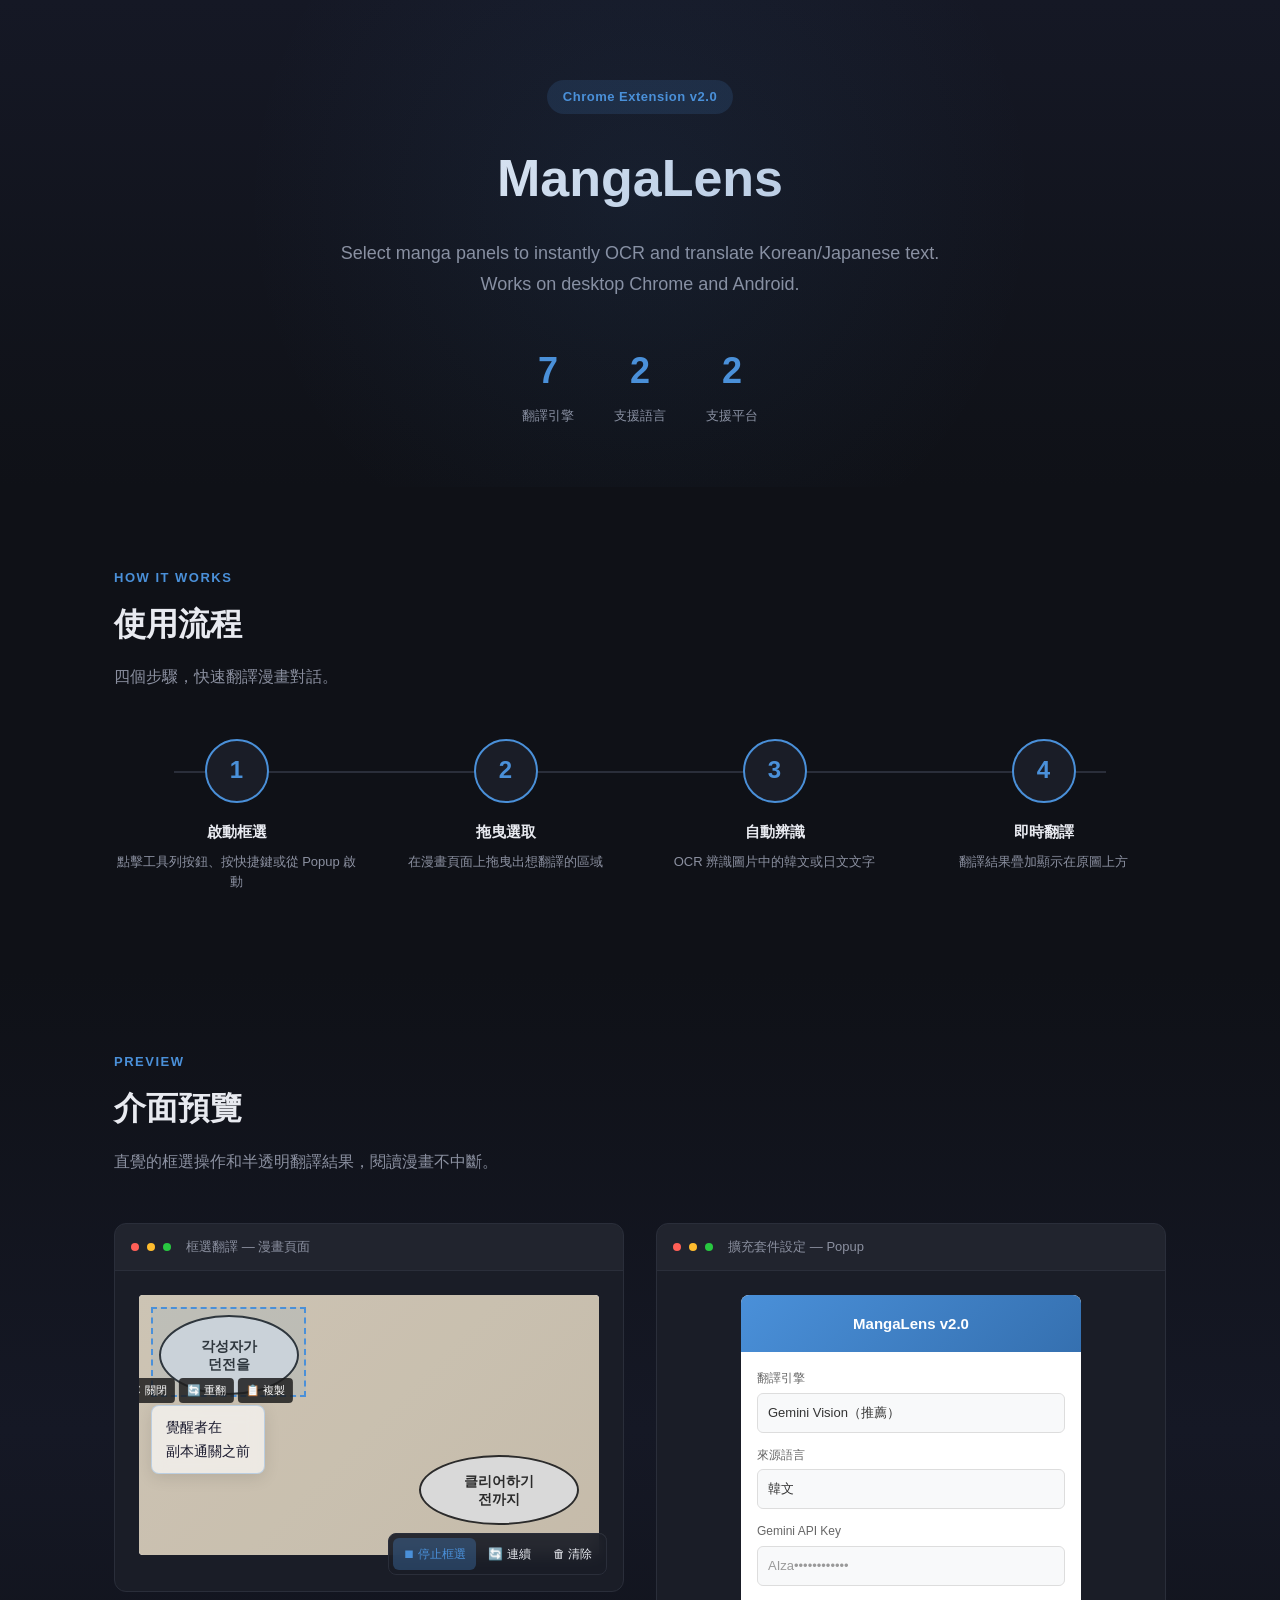
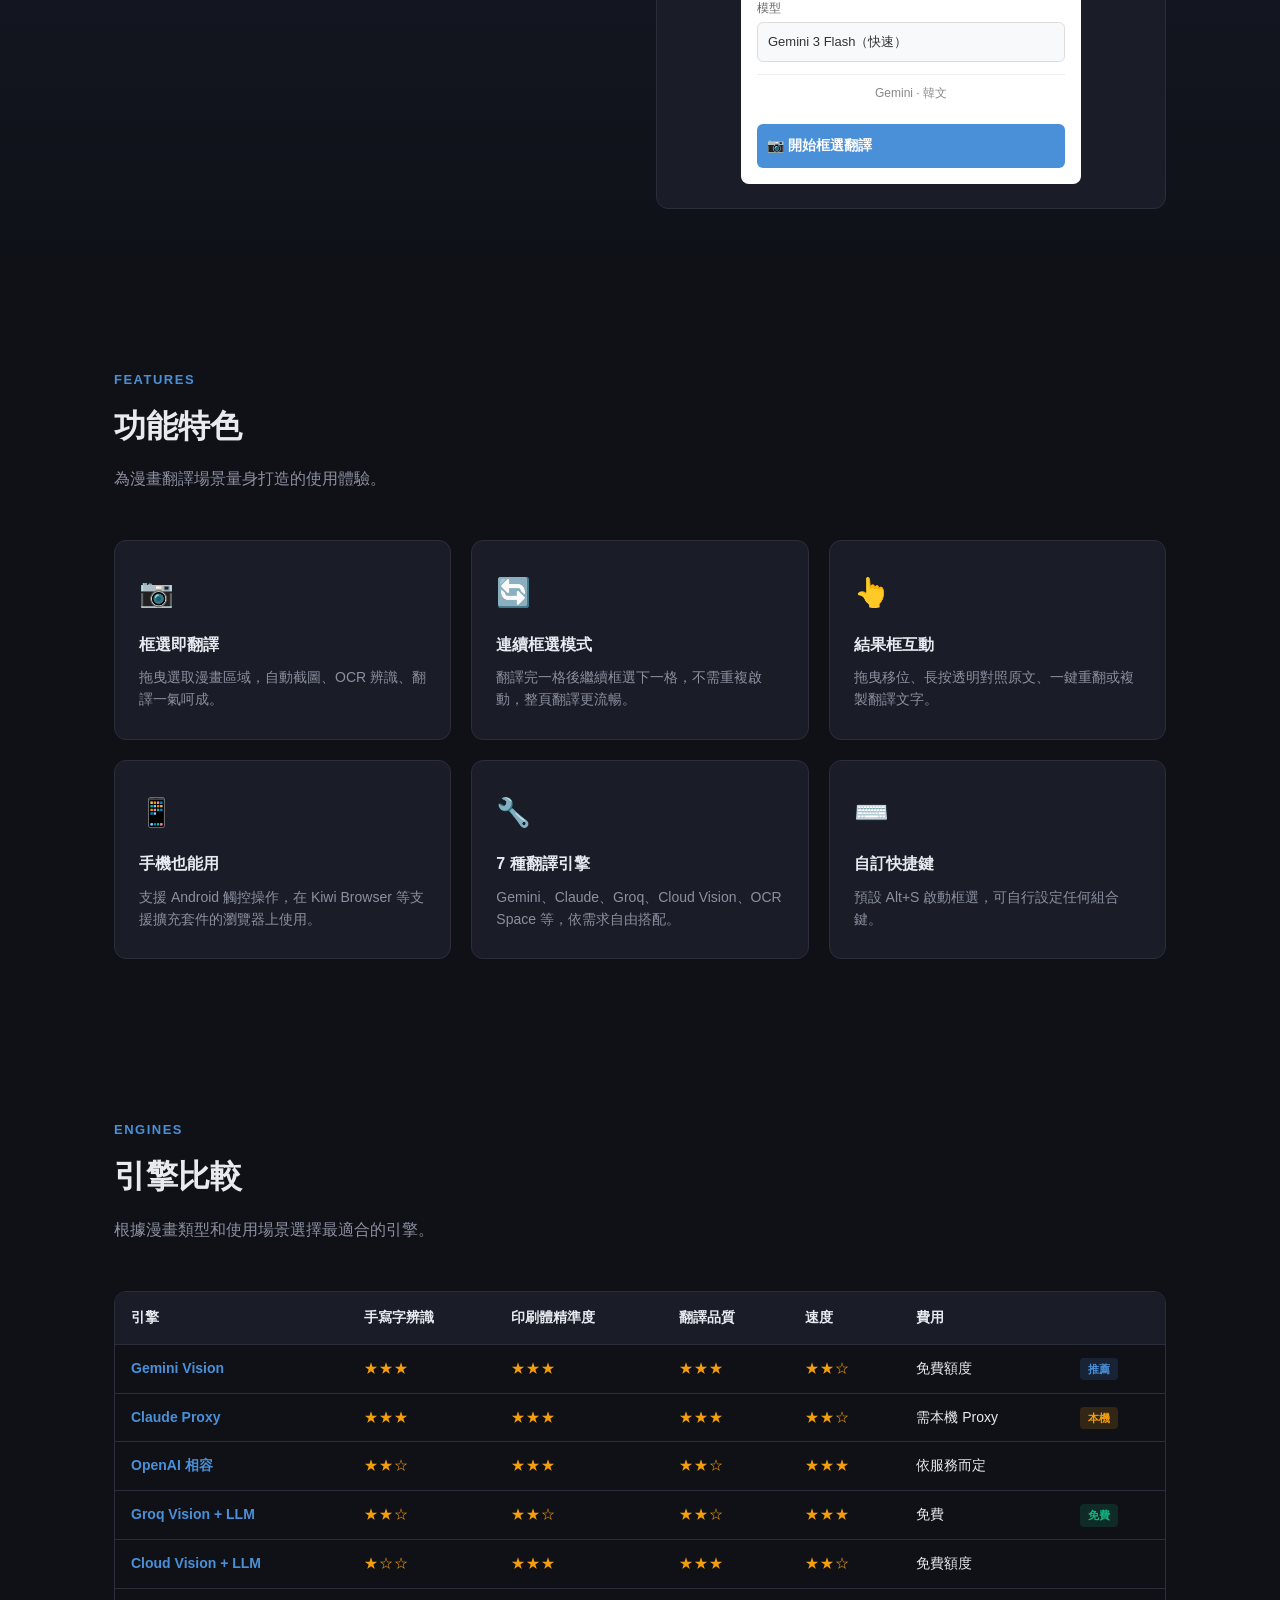
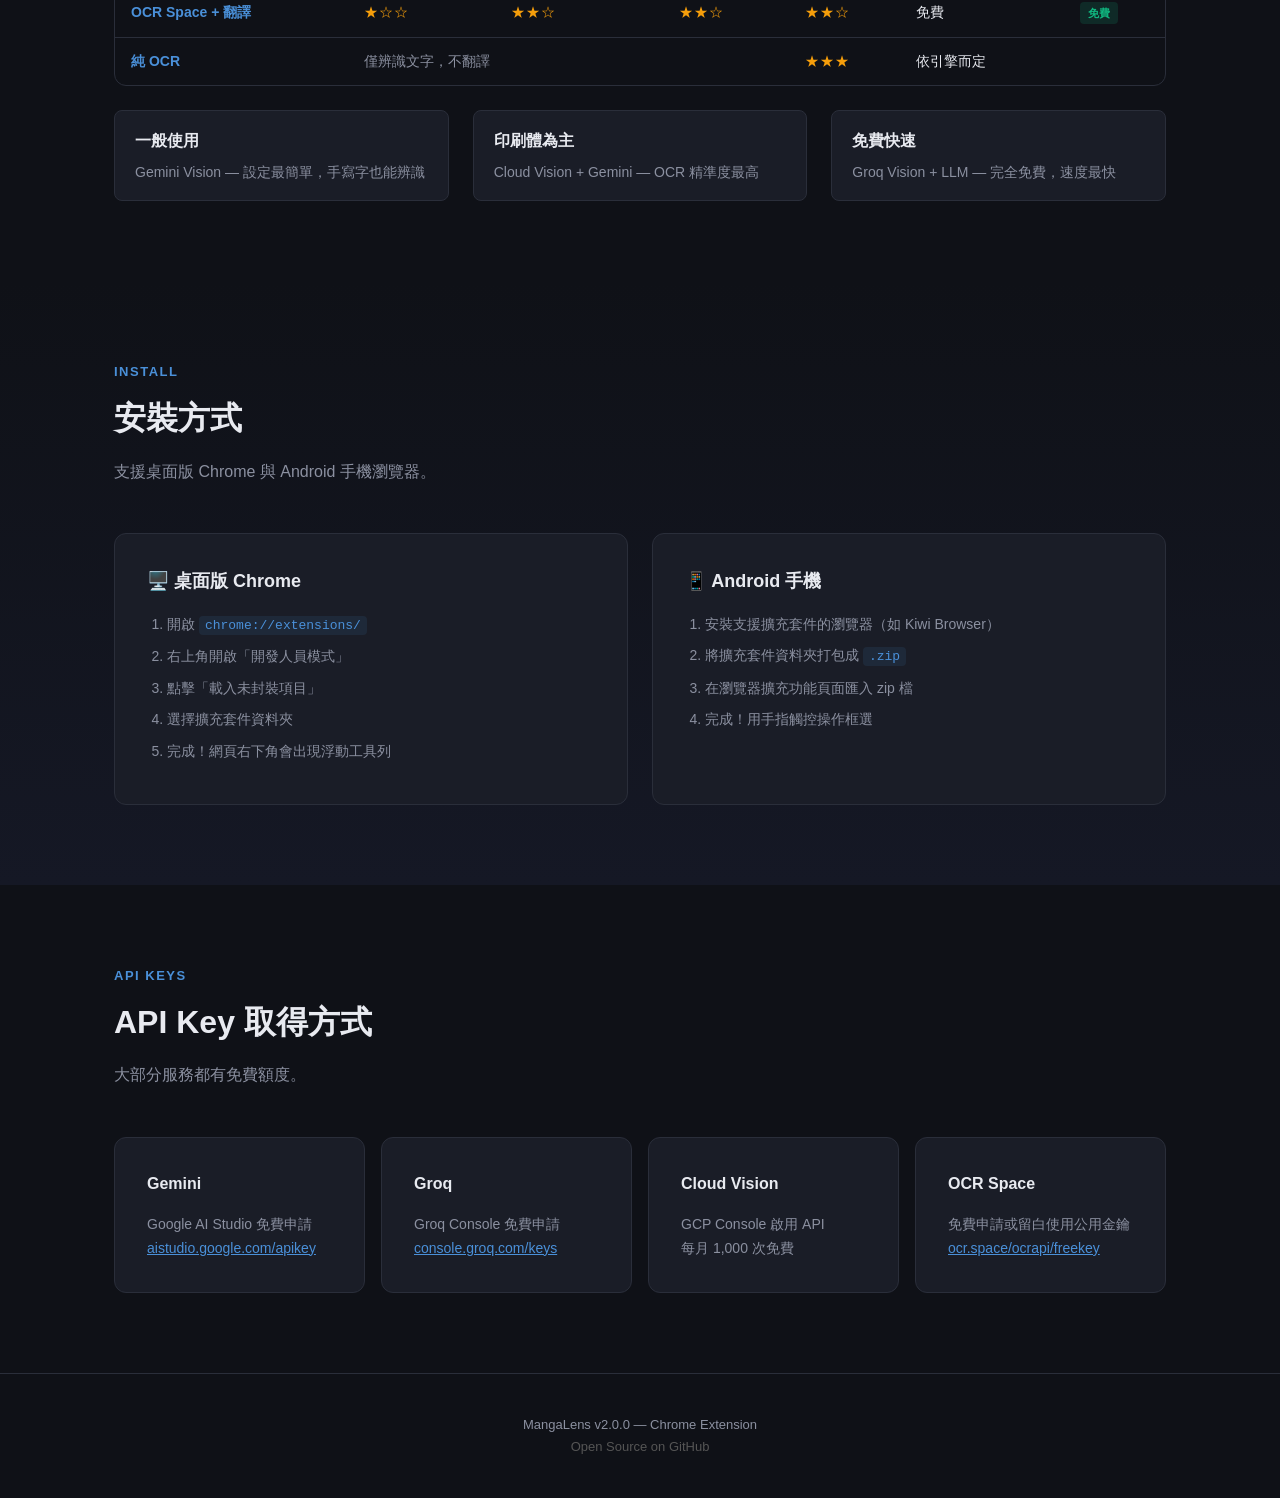
<file: landing.html>
<!DOCTYPE html>
<html lang="zh-TW">
<head>
<meta charset="UTF-8">
<meta name="viewport" content="width=device-width, initial-scale=1.0">
<title>MangaLens — Manga Translation Chrome Extension</title>
<style>
  :root {
    --primary: #4a90d9;
    --primary-dark: #3570b0;
    --bg: #0f1117;
    --bg-card: #1a1d27;
    --bg-card-hover: #222632;
    --text: #e8eaf0;
    --text-muted: #8b90a0;
    --accent: #f59e0b;
    --green: #10b981;
    --red: #ef4444;
    --border: #2a2e3a;
    --radius: 12px;
  }

  * { margin: 0; padding: 0; box-sizing: border-box; }

  body {
    font-family: -apple-system, "Noto Sans TC", "Segoe UI", sans-serif;
    background: var(--bg);
    color: var(--text);
    line-height: 1.7;
    overflow-x: hidden;
  }

  /* === Hero === */
  .hero {
    text-align: center;
    padding: 80px 24px 60px;
    background: linear-gradient(180deg, #151825 0%, var(--bg) 100%);
    position: relative;
    overflow: hidden;
  }
  .hero::before {
    content: '';
    position: absolute;
    top: -200px; left: 50%; transform: translateX(-50%);
    width: 800px; height: 800px;
    background: radial-gradient(circle, rgba(74,144,217,0.08) 0%, transparent 70%);
    pointer-events: none;
  }
  .hero-badge {
    display: inline-block;
    background: rgba(74,144,217,0.15);
    color: var(--primary);
    padding: 6px 16px;
    border-radius: 20px;
    font-size: 13px;
    font-weight: 600;
    margin-bottom: 20px;
    letter-spacing: 0.5px;
  }
  .hero h1 {
    font-size: clamp(32px, 5vw, 52px);
    font-weight: 800;
    margin-bottom: 16px;
    background: linear-gradient(135deg, #fff 0%, #a0b8d8 100%);
    -webkit-background-clip: text;
    -webkit-text-fill-color: transparent;
  }
  .hero p {
    font-size: 18px;
    color: var(--text-muted);
    max-width: 600px;
    margin: 0 auto 32px;
  }
  .hero-stats {
    display: flex;
    justify-content: center;
    gap: 40px;
    margin-top: 40px;
    flex-wrap: wrap;
  }
  .hero-stat {
    text-align: center;
  }
  .hero-stat-num {
    font-size: 36px;
    font-weight: 800;
    color: var(--primary);
  }
  .hero-stat-label {
    font-size: 13px;
    color: var(--text-muted);
    margin-top: 4px;
  }

  /* === Container === */
  .container {
    max-width: 1100px;
    margin: 0 auto;
    padding: 0 24px;
  }

  section {
    padding: 80px 0;
  }

  .section-label {
    font-size: 13px;
    font-weight: 600;
    color: var(--primary);
    text-transform: uppercase;
    letter-spacing: 1.5px;
    margin-bottom: 8px;
  }

  h2 {
    font-size: 32px;
    font-weight: 700;
    margin-bottom: 12px;
  }

  .section-desc {
    color: var(--text-muted);
    font-size: 16px;
    max-width: 600px;
    margin-bottom: 48px;
  }

  /* === Preview (Mockup) === */
  .preview-section {
    background: linear-gradient(180deg, var(--bg) 0%, #151825 50%, var(--bg) 100%);
  }

  .preview-grid {
    display: grid;
    grid-template-columns: 1fr 1fr;
    gap: 32px;
    align-items: start;
  }

  .preview-card {
    background: var(--bg-card);
    border: 1px solid var(--border);
    border-radius: var(--radius);
    overflow: hidden;
  }

  .preview-card-header {
    padding: 12px 16px;
    background: rgba(255,255,255,0.03);
    border-bottom: 1px solid var(--border);
    font-size: 13px;
    color: var(--text-muted);
    display: flex;
    align-items: center;
    gap: 8px;
  }

  .preview-card-header .dot {
    width: 8px; height: 8px;
    border-radius: 50%;
    display: inline-block;
  }
  .dot-red { background: #ff5f57; }
  .dot-yellow { background: #febc2e; }
  .dot-green { background: #28c840; }

  .preview-body {
    padding: 24px;
    position: relative;
    min-height: 320px;
  }

  /* Manga mockup */
  .manga-panel {
    background: #fff;
    border-radius: 4px;
    padding: 0;
    position: relative;
    overflow: hidden;
  }

  .manga-img {
    width: 100%;
    height: 260px;
    background: linear-gradient(135deg, #f0e6d3, #e8dcc8);
    display: flex;
    align-items: center;
    justify-content: center;
    position: relative;
  }

  .manga-bubble {
    position: absolute;
    background: #fff;
    border: 2px solid #333;
    border-radius: 50%;
    display: flex;
    align-items: center;
    justify-content: center;
    text-align: center;
    font-size: 14px;
    color: #333;
    line-height: 1.3;
    font-weight: 600;
  }

  .manga-bubble-1 {
    top: 20px; left: 20px;
    width: 140px; height: 80px;
  }

  .manga-bubble-2 {
    bottom: 30px; right: 20px;
    width: 160px; height: 70px;
  }

  /* Selection overlay mockup */
  .mock-overlay {
    position: absolute;
    top: 0; left: 0; right: 0; bottom: 0;
    background: rgba(0,0,0,0.15);
    pointer-events: none;
  }

  .mock-selection {
    position: absolute;
    border: 2px dashed var(--primary);
    background: rgba(74,144,217,0.1);
    top: 12px; left: 12px;
    width: 155px; height: 90px;
    animation: selectionPulse 2s ease-in-out infinite;
  }

  @keyframes selectionPulse {
    0%, 100% { opacity: 1; }
    50% { opacity: 0.6; }
  }

  /* Translation result mockup */
  .mock-result {
    position: absolute;
    top: 110px; left: 12px;
    background: rgba(255,255,255,0.65);
    backdrop-filter: blur(8px);
    border: 1px solid rgba(74,144,217,0.3);
    border-radius: 8px;
    padding: 10px 14px;
    font-size: 14px;
    color: #1a1a2e;
    max-width: 170px;
    box-shadow: 0 4px 16px rgba(0,0,0,0.1);
    animation: resultFadeIn 0.5s ease-out;
  }

  .mock-result-actions {
    display: flex;
    gap: 4px;
    position: absolute;
    top: -28px;
    left: 50%;
    transform: translateX(-50%);
  }

  .mock-result-actions span {
    background: rgba(30,30,30,0.85);
    color: #fff;
    padding: 3px 8px;
    border-radius: 4px;
    font-size: 11px;
    white-space: nowrap;
  }

  @keyframes resultFadeIn {
    from { opacity: 0; transform: translateY(4px); }
    to { opacity: 1; transform: translateY(0); }
  }

  /* Toolbar mockup */
  .mock-toolbar {
    position: absolute;
    bottom: 16px; right: 16px;
    background: rgba(26,29,39,0.92);
    backdrop-filter: blur(8px);
    border: 1px solid var(--border);
    border-radius: 8px;
    display: flex;
    gap: 2px;
    padding: 4px;
  }

  .mock-toolbar-btn {
    padding: 6px 10px;
    border-radius: 6px;
    font-size: 12px;
    color: var(--text);
    white-space: nowrap;
    cursor: default;
  }

  .mock-toolbar-btn.active {
    background: rgba(74,144,217,0.3);
    color: var(--primary);
  }

  /* Popup mockup */
  .mock-popup {
    background: #fff;
    border-radius: 8px;
    width: 100%;
    max-width: 340px;
    margin: 0 auto;
    color: #333;
    font-size: 13px;
    overflow: hidden;
  }

  .mock-popup-header {
    background: linear-gradient(135deg, var(--primary), var(--primary-dark));
    color: #fff;
    padding: 16px;
    text-align: center;
    font-weight: 700;
    font-size: 15px;
  }

  .mock-popup-body {
    padding: 16px;
  }

  .mock-field {
    margin-bottom: 12px;
  }

  .mock-field label {
    display: block;
    font-size: 12px;
    color: #666;
    margin-bottom: 4px;
  }

  .mock-select, .mock-input {
    width: 100%;
    padding: 8px 10px;
    border: 1px solid #ddd;
    border-radius: 6px;
    font-size: 13px;
    background: #f8f9fa;
    color: #333;
  }

  .mock-summary {
    text-align: center;
    color: #888;
    font-size: 12px;
    padding: 8px 0;
    border-top: 1px solid #eee;
    margin-top: 8px;
  }

  .mock-popup-btn {
    display: block;
    width: 100%;
    padding: 10px;
    background: var(--primary);
    color: #fff;
    border: none;
    border-radius: 6px;
    font-size: 14px;
    font-weight: 600;
    cursor: default;
    margin-top: 12px;
  }

  /* === Features === */
  .features-grid {
    display: grid;
    grid-template-columns: repeat(3, 1fr);
    gap: 20px;
  }

  .feature-card {
    background: var(--bg-card);
    border: 1px solid var(--border);
    border-radius: var(--radius);
    padding: 28px 24px;
    transition: all 0.2s;
  }

  .feature-card:hover {
    background: var(--bg-card-hover);
    border-color: rgba(74,144,217,0.3);
    transform: translateY(-2px);
  }

  .feature-icon {
    font-size: 28px;
    margin-bottom: 14px;
    display: block;
  }

  .feature-card h3 {
    font-size: 16px;
    font-weight: 700;
    margin-bottom: 8px;
  }

  .feature-card p {
    font-size: 14px;
    color: var(--text-muted);
    line-height: 1.6;
  }

  /* === Engine Comparison === */
  .engine-table-wrap {
    overflow-x: auto;
    border: 1px solid var(--border);
    border-radius: var(--radius);
  }

  .engine-table {
    width: 100%;
    border-collapse: collapse;
    font-size: 14px;
  }

  .engine-table th {
    background: var(--bg-card);
    padding: 14px 16px;
    text-align: left;
    font-weight: 600;
    border-bottom: 1px solid var(--border);
    white-space: nowrap;
  }

  .engine-table td {
    padding: 12px 16px;
    border-bottom: 1px solid var(--border);
    white-space: nowrap;
  }

  .engine-table tr:last-child td {
    border-bottom: none;
  }

  .engine-table tr:hover td {
    background: rgba(74,144,217,0.04);
  }

  .engine-name {
    font-weight: 600;
    color: var(--primary);
  }

  .stars {
    color: var(--accent);
    letter-spacing: 1px;
  }

  .tag {
    display: inline-block;
    padding: 2px 8px;
    border-radius: 4px;
    font-size: 11px;
    font-weight: 600;
  }

  .tag-free { background: rgba(16,185,129,0.15); color: var(--green); }
  .tag-rec { background: rgba(74,144,217,0.15); color: var(--primary); }
  .tag-local { background: rgba(245,158,11,0.15); color: var(--accent); }

  /* === How it works === */
  .steps {
    display: grid;
    grid-template-columns: repeat(4, 1fr);
    gap: 24px;
    position: relative;
  }

  .steps::before {
    content: '';
    position: absolute;
    top: 32px;
    left: 60px;
    right: 60px;
    height: 2px;
    background: var(--border);
    z-index: 0;
  }

  .step {
    text-align: center;
    position: relative;
    z-index: 1;
  }

  .step-num {
    width: 64px; height: 64px;
    background: var(--bg-card);
    border: 2px solid var(--primary);
    border-radius: 50%;
    display: flex;
    align-items: center;
    justify-content: center;
    font-size: 24px;
    font-weight: 800;
    color: var(--primary);
    margin: 0 auto 16px;
  }

  .step h3 {
    font-size: 15px;
    margin-bottom: 8px;
  }

  .step p {
    font-size: 13px;
    color: var(--text-muted);
    line-height: 1.5;
  }

  /* === Install === */
  .install-section {
    background: linear-gradient(180deg, var(--bg) 0%, #151825 100%);
  }

  .install-grid {
    display: grid;
    grid-template-columns: 1fr 1fr;
    gap: 24px;
  }

  .install-card {
    background: var(--bg-card);
    border: 1px solid var(--border);
    border-radius: var(--radius);
    padding: 32px;
  }

  .install-card h3 {
    font-size: 18px;
    margin-bottom: 16px;
    display: flex;
    align-items: center;
    gap: 8px;
  }

  .install-card ol {
    padding-left: 20px;
    color: var(--text-muted);
    font-size: 14px;
  }

  .install-card ol li {
    margin-bottom: 8px;
  }

  .install-card code {
    background: rgba(74,144,217,0.1);
    color: var(--primary);
    padding: 2px 6px;
    border-radius: 4px;
    font-size: 13px;
    font-family: "SF Mono", Monaco, monospace;
  }

  /* === Footer === */
  footer {
    text-align: center;
    padding: 40px 24px;
    border-top: 1px solid var(--border);
    color: var(--text-muted);
    font-size: 13px;
  }

  /* === Responsive === */
  @media (max-width: 768px) {
    .preview-grid { grid-template-columns: 1fr; }
    .features-grid { grid-template-columns: 1fr; }
    .steps { grid-template-columns: repeat(2, 1fr); }
    .steps::before { display: none; }
    .install-grid { grid-template-columns: 1fr; }
    .hero-stats { gap: 24px; }
    section { padding: 48px 0; }
  }
</style>
</head>
<body>

<!-- Hero -->
<section class="hero">
  <div class="container">
    <span class="hero-badge">Chrome Extension v2.0</span>
    <h1>MangaLens</h1>
    <p>Select manga panels to instantly OCR and translate Korean/Japanese text. Works on desktop Chrome and Android.</p>
    <div class="hero-stats">
      <div class="hero-stat">
        <div class="hero-stat-num">7</div>
        <div class="hero-stat-label">翻譯引擎</div>
      </div>
      <div class="hero-stat">
        <div class="hero-stat-num">2</div>
        <div class="hero-stat-label">支援語言</div>
      </div>
      <div class="hero-stat">
        <div class="hero-stat-num">2</div>
        <div class="hero-stat-label">支援平台</div>
      </div>
    </div>
  </div>
</section>

<!-- How it works -->
<section>
  <div class="container">
    <div class="section-label">How it works</div>
    <h2>使用流程</h2>
    <p class="section-desc">四個步驟，快速翻譯漫畫對話。</p>
    <div class="steps">
      <div class="step">
        <div class="step-num">1</div>
        <h3>啟動框選</h3>
        <p>點擊工具列按鈕、按快捷鍵或從 Popup 啟動</p>
      </div>
      <div class="step">
        <div class="step-num">2</div>
        <h3>拖曳選取</h3>
        <p>在漫畫頁面上拖曳出想翻譯的區域</p>
      </div>
      <div class="step">
        <div class="step-num">3</div>
        <h3>自動辨識</h3>
        <p>OCR 辨識圖片中的韓文或日文文字</p>
      </div>
      <div class="step">
        <div class="step-num">4</div>
        <h3>即時翻譯</h3>
        <p>翻譯結果疊加顯示在原圖上方</p>
      </div>
    </div>
  </div>
</section>

<!-- Preview -->
<section class="preview-section">
  <div class="container">
    <div class="section-label">Preview</div>
    <h2>介面預覽</h2>
    <p class="section-desc">直覺的框選操作和半透明翻譯結果，閱讀漫畫不中斷。</p>
    <div class="preview-grid">
      <!-- 框選翻譯預覽 -->
      <div class="preview-card">
        <div class="preview-card-header">
          <span class="dot dot-red"></span>
          <span class="dot dot-yellow"></span>
          <span class="dot dot-green"></span>
          &nbsp; 框選翻譯 — 漫畫頁面
        </div>
        <div class="preview-body">
          <div class="manga-panel">
            <div class="manga-img">
              <!-- Manga bubbles -->
              <div class="manga-bubble manga-bubble-1">
                각성자가<br>던전을
              </div>
              <div class="manga-bubble manga-bubble-2">
                클리어하기<br>전까지
              </div>
              <!-- Selection overlay -->
              <div class="mock-overlay"></div>
              <div class="mock-selection"></div>
              <!-- Translation result -->
              <div class="mock-result">
                <div class="mock-result-actions">
                  <span>✕ 關閉</span>
                  <span>🔄 重翻</span>
                  <span>📋 複製</span>
                </div>
                覺醒者在<br>副本通關之前
              </div>
            </div>
          </div>
          <!-- Floating toolbar -->
          <div class="mock-toolbar">
            <div class="mock-toolbar-btn active">⏹ 停止框選</div>
            <div class="mock-toolbar-btn">🔄 連續</div>
            <div class="mock-toolbar-btn">🗑 清除</div>
          </div>
        </div>
      </div>

      <!-- Popup 設定預覽 -->
      <div class="preview-card">
        <div class="preview-card-header">
          <span class="dot dot-red"></span>
          <span class="dot dot-yellow"></span>
          <span class="dot dot-green"></span>
          &nbsp; 擴充套件設定 — Popup
        </div>
        <div class="preview-body" style="display:flex;align-items:center;justify-content:center;">
          <div class="mock-popup">
            <div class="mock-popup-header">MangaLens v2.0</div>
            <div class="mock-popup-body">
              <div class="mock-field">
                <label>翻譯引擎</label>
                <div class="mock-select">Gemini Vision（推薦）</div>
              </div>
              <div class="mock-field">
                <label>來源語言</label>
                <div class="mock-select">韓文</div>
              </div>
              <div class="mock-field">
                <label>Gemini API Key</label>
                <div class="mock-input" style="color:#999;">AIza••••••••••••</div>
              </div>
              <div class="mock-field">
                <label>模型</label>
                <div class="mock-select">Gemini 3 Flash（快速）</div>
              </div>
              <div class="mock-summary">Gemini · 韓文</div>
              <div class="mock-popup-btn">📷 開始框選翻譯</div>
            </div>
          </div>
        </div>
      </div>
    </div>
  </div>
</section>

<!-- Features -->
<section>
  <div class="container">
    <div class="section-label">Features</div>
    <h2>功能特色</h2>
    <p class="section-desc">為漫畫翻譯場景量身打造的使用體驗。</p>
    <div class="features-grid">
      <div class="feature-card">
        <span class="feature-icon">📷</span>
        <h3>框選即翻譯</h3>
        <p>拖曳選取漫畫區域，自動截圖、OCR 辨識、翻譯一氣呵成。</p>
      </div>
      <div class="feature-card">
        <span class="feature-icon">🔄</span>
        <h3>連續框選模式</h3>
        <p>翻譯完一格後繼續框選下一格，不需重複啟動，整頁翻譯更流暢。</p>
      </div>
      <div class="feature-card">
        <span class="feature-icon">👆</span>
        <h3>結果框互動</h3>
        <p>拖曳移位、長按透明對照原文、一鍵重翻或複製翻譯文字。</p>
      </div>
      <div class="feature-card">
        <span class="feature-icon">📱</span>
        <h3>手機也能用</h3>
        <p>支援 Android 觸控操作，在 Kiwi Browser 等支援擴充套件的瀏覽器上使用。</p>
      </div>
      <div class="feature-card">
        <span class="feature-icon">🔧</span>
        <h3>7 種翻譯引擎</h3>
        <p>Gemini、Claude、Groq、Cloud Vision、OCR Space 等，依需求自由搭配。</p>
      </div>
      <div class="feature-card">
        <span class="feature-icon">⌨️</span>
        <h3>自訂快捷鍵</h3>
        <p>預設 Alt+S 啟動框選，可自行設定任何組合鍵。</p>
      </div>
    </div>
  </div>
</section>

<!-- Engine Comparison -->
<section>
  <div class="container">
    <div class="section-label">Engines</div>
    <h2>引擎比較</h2>
    <p class="section-desc">根據漫畫類型和使用場景選擇最適合的引擎。</p>
    <div class="engine-table-wrap">
      <table class="engine-table">
        <thead>
          <tr>
            <th>引擎</th>
            <th>手寫字辨識</th>
            <th>印刷體精準度</th>
            <th>翻譯品質</th>
            <th>速度</th>
            <th>費用</th>
            <th></th>
          </tr>
        </thead>
        <tbody>
          <tr>
            <td><span class="engine-name">Gemini Vision</span></td>
            <td><span class="stars">★★★</span></td>
            <td><span class="stars">★★★</span></td>
            <td><span class="stars">★★★</span></td>
            <td><span class="stars">★★☆</span></td>
            <td>免費額度</td>
            <td><span class="tag tag-rec">推薦</span></td>
          </tr>
          <tr>
            <td><span class="engine-name">Claude Proxy</span></td>
            <td><span class="stars">★★★</span></td>
            <td><span class="stars">★★★</span></td>
            <td><span class="stars">★★★</span></td>
            <td><span class="stars">★★☆</span></td>
            <td>需本機 Proxy</td>
            <td><span class="tag tag-local">本機</span></td>
          </tr>
          <tr>
            <td><span class="engine-name">OpenAI 相容</span></td>
            <td><span class="stars">★★☆</span></td>
            <td><span class="stars">★★★</span></td>
            <td><span class="stars">★★☆</span></td>
            <td><span class="stars">★★★</span></td>
            <td>依服務而定</td>
            <td></td>
          </tr>
          <tr>
            <td><span class="engine-name">Groq Vision + LLM</span></td>
            <td><span class="stars">★★☆</span></td>
            <td><span class="stars">★★☆</span></td>
            <td><span class="stars">★★☆</span></td>
            <td><span class="stars">★★★</span></td>
            <td>免費</td>
            <td><span class="tag tag-free">免費</span></td>
          </tr>
          <tr>
            <td><span class="engine-name">Cloud Vision + LLM</span></td>
            <td><span class="stars">★☆☆</span></td>
            <td><span class="stars">★★★</span></td>
            <td><span class="stars">★★★</span></td>
            <td><span class="stars">★★☆</span></td>
            <td>免費額度</td>
            <td></td>
          </tr>
          <tr>
            <td><span class="engine-name">OCR Space + 翻譯</span></td>
            <td><span class="stars">★☆☆</span></td>
            <td><span class="stars">★★☆</span></td>
            <td><span class="stars">★★☆</span></td>
            <td><span class="stars">★★☆</span></td>
            <td>免費</td>
            <td><span class="tag tag-free">免費</span></td>
          </tr>
          <tr>
            <td><span class="engine-name">純 OCR</span></td>
            <td colspan="3" style="color:var(--text-muted);">僅辨識文字，不翻譯</td>
            <td><span class="stars">★★★</span></td>
            <td>依引擎而定</td>
            <td></td>
          </tr>
        </tbody>
      </table>
    </div>
    <div style="margin-top: 24px; display: flex; gap: 24px; flex-wrap: wrap;">
      <div style="background: var(--bg-card); border: 1px solid var(--border); border-radius: 8px; padding: 16px 20px; flex: 1; min-width: 200px;">
        <div style="font-weight: 700; margin-bottom: 6px;">一般使用</div>
        <div style="color: var(--text-muted); font-size: 14px;">Gemini Vision — 設定最簡單，手寫字也能辨識</div>
      </div>
      <div style="background: var(--bg-card); border: 1px solid var(--border); border-radius: 8px; padding: 16px 20px; flex: 1; min-width: 200px;">
        <div style="font-weight: 700; margin-bottom: 6px;">印刷體為主</div>
        <div style="color: var(--text-muted); font-size: 14px;">Cloud Vision + Gemini — OCR 精準度最高</div>
      </div>
      <div style="background: var(--bg-card); border: 1px solid var(--border); border-radius: 8px; padding: 16px 20px; flex: 1; min-width: 200px;">
        <div style="font-weight: 700; margin-bottom: 6px;">免費快速</div>
        <div style="color: var(--text-muted); font-size: 14px;">Groq Vision + LLM — 完全免費，速度最快</div>
      </div>
    </div>
  </div>
</section>

<!-- Install -->
<section class="install-section">
  <div class="container">
    <div class="section-label">Install</div>
    <h2>安裝方式</h2>
    <p class="section-desc">支援桌面版 Chrome 與 Android 手機瀏覽器。</p>
    <div class="install-grid">
      <div class="install-card">
        <h3>🖥️ 桌面版 Chrome</h3>
        <ol>
          <li>開啟 <code>chrome://extensions/</code></li>
          <li>右上角開啟「開發人員模式」</li>
          <li>點擊「載入未封裝項目」</li>
          <li>選擇擴充套件資料夾</li>
          <li>完成！網頁右下角會出現浮動工具列</li>
        </ol>
      </div>
      <div class="install-card">
        <h3>📱 Android 手機</h3>
        <ol>
          <li>安裝支援擴充套件的瀏覽器（如 Kiwi Browser）</li>
          <li>將擴充套件資料夾打包成 <code>.zip</code></li>
          <li>在瀏覽器擴充功能頁面匯入 zip 檔</li>
          <li>完成！用手指觸控操作框選</li>
        </ol>
      </div>
    </div>
  </div>
</section>

<!-- API Keys -->
<section>
  <div class="container">
    <div class="section-label">API Keys</div>
    <h2>API Key 取得方式</h2>
    <p class="section-desc">大部分服務都有免費額度。</p>
    <div style="display: grid; grid-template-columns: repeat(auto-fit, minmax(240px, 1fr)); gap: 16px;">
      <div class="install-card">
        <h3 style="font-size:16px;">Gemini</h3>
        <p style="color:var(--text-muted);font-size:14px;">Google AI Studio 免費申請<br>
        <a href="https://aistudio.google.com/apikey" target="_blank" style="color:var(--primary);">aistudio.google.com/apikey</a></p>
      </div>
      <div class="install-card">
        <h3 style="font-size:16px;">Groq</h3>
        <p style="color:var(--text-muted);font-size:14px;">Groq Console 免費申請<br>
        <a href="https://console.groq.com/keys" target="_blank" style="color:var(--primary);">console.groq.com/keys</a></p>
      </div>
      <div class="install-card">
        <h3 style="font-size:16px;">Cloud Vision</h3>
        <p style="color:var(--text-muted);font-size:14px;">GCP Console 啟用 API<br>每月 1,000 次免費</p>
      </div>
      <div class="install-card">
        <h3 style="font-size:16px;">OCR Space</h3>
        <p style="color:var(--text-muted);font-size:14px;">免費申請或留白使用公用金鑰<br>
        <a href="https://ocr.space/ocrapi/freekey" target="_blank" style="color:var(--primary);">ocr.space/ocrapi/freekey</a></p>
      </div>
    </div>
  </div>
</section>

<footer>
  <div class="container">
    MangaLens v2.0.0 — Chrome Extension<br>
    <span style="color:#555;">Open Source on GitHub</span>
  </div>
</footer>

</body>
</html>
</file>
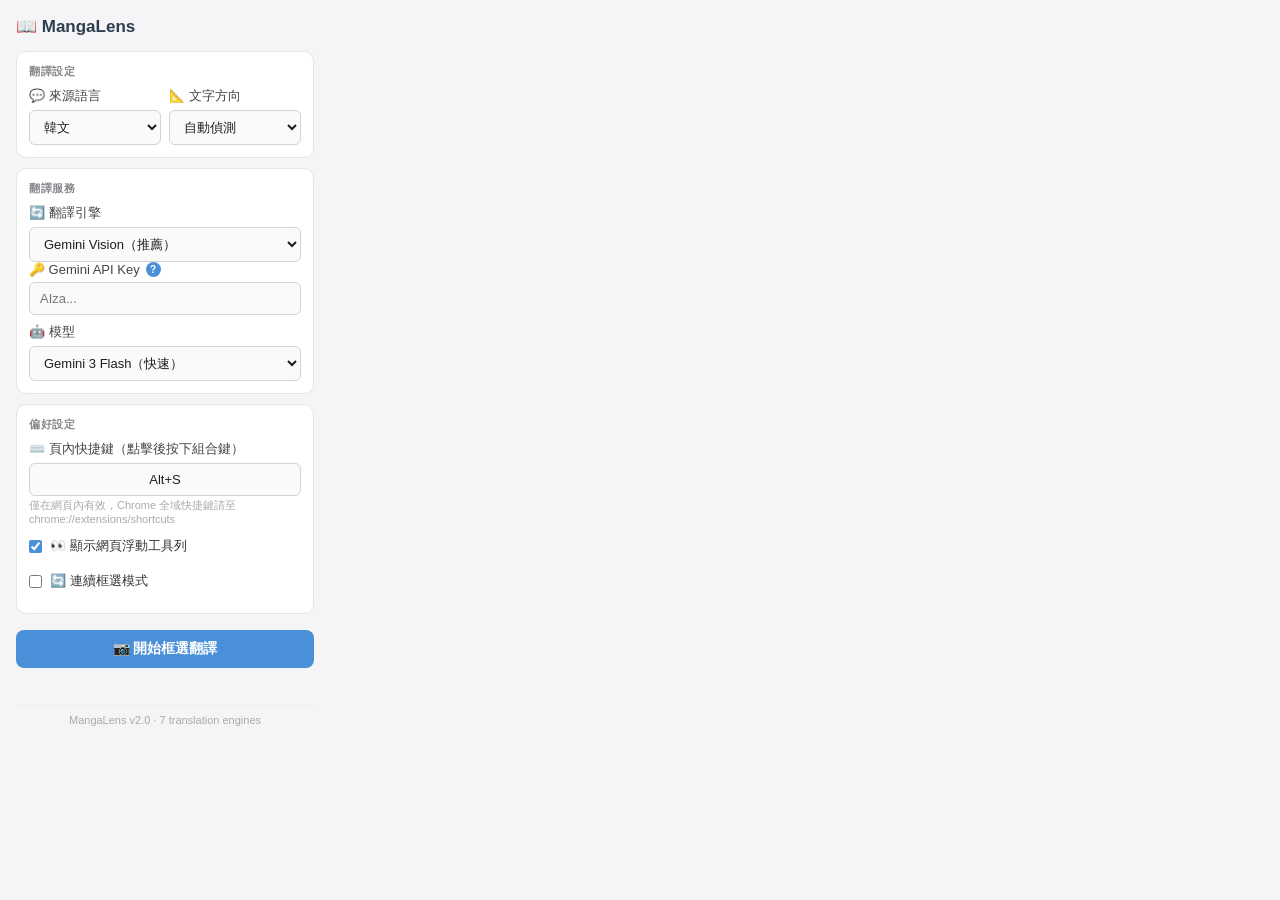
<file: popup.html>
<!DOCTYPE html>
<html lang="zh-TW">
<head>
  <meta charset="UTF-8">
  <meta name="viewport" content="width=device-width, initial-scale=1.0">
  <title>MangaLens</title>
  <style>
    * { margin: 0; padding: 0; box-sizing: border-box; }
    body {
      width: 330px;
      font-family: -apple-system, "Noto Sans TC", "Microsoft JhengHei", sans-serif;
      background: #f5f5f7;
      color: #1d1d1f;
      padding: 16px;
    }
    h1 {
      font-size: 17px;
      margin-bottom: 14px;
      color: #2c3e50;
      display: flex;
      align-items: center;
      gap: 6px;
    }
    .section {
      background: #fff;
      border: 1px solid #e5e5e7;
      border-radius: 10px;
      padding: 12px;
      margin-bottom: 10px;
    }
    .section-title {
      font-size: 11px;
      font-weight: 600;
      color: #86868b;
      text-transform: uppercase;
      letter-spacing: 0.5px;
      margin-bottom: 8px;
    }
    label {
      font-size: 13px;
      font-weight: 500;
      display: flex;
      align-items: center;
      gap: 4px;
      margin-bottom: 5px;
      color: #444;
    }
    select, input[type="text"], input[type="password"] {
      width: 100%;
      padding: 8px 10px;
      border: 1px solid #d2d2d7;
      border-radius: 6px;
      background: #fafafa;
      color: #1d1d1f;
      font-size: 13px;
      outline: none;
      font-family: inherit;
    }
    select:focus, input:focus {
      border-color: #4a90d9;
      box-shadow: 0 0 0 2px rgba(74, 144, 217, 0.15);
    }
    .row { display: flex; gap: 8px; }
    .row > * { flex: 1; }

    .check-row {
      display: flex;
      align-items: center;
      gap: 8px;
      padding: 6px 0;
      font-size: 13px;
      cursor: pointer;
      color: #333;
    }
    .check-row input[type="checkbox"] {
      width: auto;
      accent-color: #4a90d9;
      cursor: pointer;
    }

    .btn {
      width: 100%;
      padding: 10px;
      border: none;
      border-radius: 8px;
      font-size: 14px;
      font-weight: 600;
      cursor: pointer;
      transition: background 0.15s, transform 0.1s;
    }
    .btn:active { transform: scale(0.98); }
    .btn-primary {
      background: #4a90d9;
      color: #fff;
      margin-top: 6px;
    }
    .btn-primary:hover { background: #3a7bc8; }

    .status-msg {
      margin-top: 8px;
      font-size: 12px;
      color: #27ae60;
      text-align: center;
      font-weight: 500;
      opacity: 0;
      transition: opacity 0.3s;
    }
    .status-msg.show { opacity: 1; }

    .tooltip-icon {
      display: inline-flex;
      align-items: center;
      justify-content: center;
      background: #4a90d9;
      color: #fff;
      border-radius: 50%;
      width: 15px;
      height: 15px;
      font-size: 10px;
      line-height: 1;
      margin-left: 2px;
      cursor: help;
      text-decoration: none;
      font-weight: 600;
    }
    .tooltip-icon:hover { background: #3a7bc8; }

    .footer {
      margin-top: 12px;
      font-size: 11px;
      color: #aaa;
      text-align: center;
      border-top: 1px solid #eee;
      padding-top: 8px;
    }

    .field + .field { margin-top: 8px; }

    .service-settings { display: none; }
    .service-settings.active { display: block; }
  </style>
</head>
<body>
  <h1>📖 MangaLens</h1>

  <div class="section">
    <div class="section-title">翻譯設定</div>
    <div class="row">
      <div>
        <label>💬 來源語言</label>
        <select id="sourceLang">
          <option value="ko">韓文</option>
          <option value="ja">日文</option>
        </select>
      </div>
      <div>
        <label>📐 文字方向</label>
        <select id="textDirection">
          <option value="auto">自動偵測</option>
          <option value="vertical">直排</option>
          <option value="horizontal">橫排</option>
        </select>
      </div>
    </div>
  </div>

  <div class="section">
    <div class="section-title">翻譯服務</div>
    <div class="field">
      <label>🔄 翻譯引擎</label>
      <select id="translationService">
        <option value="gemini">Gemini Vision（推薦）</option>
        <option value="claude">Local API Proxy（本機代理）</option>
        <option value="openai">OpenAI 相容（Groq、OpenRouter…）</option>
        <option value="groqvision">Groq Vision OCR + LLM 翻譯（快速）</option>
        <option value="cloudvisionllm">Cloud Vision OCR + LLM 翻譯</option>
        <option value="ocronly">純 OCR（只辨識文字，不翻譯）</option>
        <option value="ocrspace">OCR Space + 翻譯（文字模型可用）</option>
      </select>
    </div>

    <!-- Gemini 設定 -->
    <div id="geminiSettings" class="service-settings active">
      <div class="field">
        <label>
          🔑 Gemini API Key
          <a href="https://aistudio.google.com/apikey" target="_blank" class="tooltip-icon" title="點擊前往 Google AI Studio 免費申請 API Key">?</a>
        </label>
        <input type="password" id="geminiApiKey" placeholder="AIza..." />
      </div>
      <div class="field">
        <label>🤖 模型</label>
        <select id="geminiModel">
          <option value="gemini-3-flash-preview">Gemini 3 Flash（快速）</option>
          <option value="gemini-3.1-pro-preview">Gemini 3.1 Pro（最強）</option>
          <option value="gemini-3.1-flash-lite-preview">Gemini 3.1 Flash Lite</option>
        </select>
      </div>
    </div>

    <!-- Local API Proxy 設定 -->
    <div id="claudeSettings" class="service-settings">
      <div class="field">
        <label>🌐 Proxy URL</label>
        <input type="text" id="claudeProxyUrl" placeholder="http://localhost:8080（不需加 /v1）" />
      </div>
      <div class="field">
        <label>🤖 模型名稱</label>
        <input type="text" id="claudeModel" placeholder="模型名稱（依你的 Proxy 支援的模型填寫）" />
      </div>
    </div>

    <!-- OpenAI 相容設定 -->
    <div id="openaiSettings" class="service-settings">
      <div class="field">
        <label>🌐 API Base URL</label>
        <input type="text" id="openaiBaseUrl" placeholder="https://api.groq.com/openai（不需加 /v1）" />
      </div>
      <div class="field">
        <label>🔑 API Key</label>
        <input type="password" id="openaiApiKey" placeholder="sk-..." />
      </div>
      <div class="field">
        <label>🤖 模型名稱</label>
        <input type="text" id="openaiModel" placeholder="meta-llama/llama-4-scout-17b-16e-instruct" />
      </div>
    </div>

    <!-- 純 OCR 設定 -->
    <div id="ocronlySettings" class="service-settings">
      <div class="field">
        <label>🔄 OCR 引擎</label>
        <select id="ocrOnlyEngine">
          <option value="gemini">Gemini Vision</option>
          <option value="groq">Groq Vision（Llama 4 Scout）</option>
          <option value="cloudvision">Google Cloud Vision API</option>
          <option value="ocrspace">OCR Space</option>
        </select>
      </div>
      <div id="ocrOnlyGeminiFields">
        <div class="field">
          <label>🔑 Gemini API Key</label>
          <input type="password" id="ocrOnlyGeminiApiKey" placeholder="AIza...（留白則使用 Gemini 設定的 Key）" />
        </div>
        <div class="field">
          <label>🤖 Gemini 模型</label>
          <select id="ocrOnlyGeminiModel">
            <option value="gemini-3-flash-preview">Gemini 3 Flash（快速）</option>
            <option value="gemini-3.1-pro-preview">Gemini 3.1 Pro（最強）</option>
            <option value="gemini-3.1-flash-lite-preview">Gemini 3.1 Flash Lite</option>
          </select>
        </div>
      </div>
      <div id="ocrOnlyGroqFields" style="display:none;">
        <div class="field">
          <label>🔑 Groq API Key</label>
          <input type="password" id="ocrOnlyGroqApiKey" placeholder="gsk...（留白則使用 Groq Vision 設定的 Key）" />
        </div>
      </div>
      <div id="ocrOnlyCloudvisionFields" style="display:none;">
        <div class="field">
          <label>🔑 GCP API Key</label>
          <input type="password" id="ocrOnlyCloudvisionApiKey" placeholder="AIza...（需啟用 Cloud Vision API）" />
        </div>
      </div>
      <div id="ocrOnlyOcrspaceFields" style="display:none;">
        <div class="field">
          <label>🔑 OCR Space API Key</label>
          <input type="text" id="ocrOnlyOcrspaceApiKey" placeholder="留白使用免費公用金鑰" />
        </div>
      </div>
    </div>

    <!-- Groq Vision OCR + LLM 翻譯設定 -->
    <div id="groqvisionSettings" class="service-settings">
      <div class="field">
        <label>
          🔑 Groq API Key（視覺 OCR）
          <a href="https://console.groq.com/keys" target="_blank" class="tooltip-icon" title="前往 Groq Console 申請 API Key">?</a>
        </label>
        <input type="password" id="groqVisionApiKey" placeholder="gsk_..." />
      </div>
      <div class="field">
        <label>👁️ Groq 視覺模型</label>
        <select id="groqVisionModel">
          <option value="meta-llama/llama-4-scout-17b-16e-instruct">Llama 4 Scout</option>
        </select>
      </div>
      <div class="field">
        <label>🔄 翻譯後端</label>
        <select id="groqTranslateBackend">
          <option value="openai">OpenAI 相容（Groq、OpenRouter…）</option>
          <option value="gemini">Gemini</option>
        </select>
      </div>
      <!-- OpenAI 相容翻譯設定 -->
      <div id="groqTranslateOpenaiFields">
        <div class="field">
          <label>🌐 翻譯 LLM Base URL</label>
          <input type="text" id="groqTranslateBaseUrl" placeholder="https://api.groq.com/openai（不需加 /v1）" />
        </div>
        <div class="field">
          <label>🔑 翻譯 LLM API Key</label>
          <input type="password" id="groqTranslateApiKey" placeholder="留白則與 Groq Key 相同" />
        </div>
        <div class="field">
          <label>🤖 翻譯模型名稱</label>
          <input type="text" id="groqTranslateModel" placeholder="qwen/qwen3-32b" />
        </div>
      </div>
      <!-- Gemini 翻譯設定 -->
      <div id="groqTranslateGeminiFields" style="display:none;">
        <div class="field">
          <label>🔑 Gemini API Key</label>
          <input type="password" id="groqTranslateGeminiApiKey" placeholder="AIza...（留白則使用上方 Gemini 設定的 Key）" />
        </div>
        <div class="field">
          <label>🤖 Gemini 翻譯模型</label>
          <select id="groqTranslateGeminiModel">
            <option value="gemini-3-flash-preview">Gemini 3 Flash（快速）</option>
            <option value="gemini-3.1-pro-preview">Gemini 3.1 Pro（最強）</option>
            <option value="gemini-3.1-flash-lite-preview">Gemini 3.1 Flash Lite</option>
          </select>
        </div>
      </div>
    </div>

    <!-- Cloud Vision OCR + LLM 翻譯設定 -->
    <div id="cloudvisionllmSettings" class="service-settings">
      <div class="field">
        <label>
          🔑 GCP API Key（Cloud Vision OCR）
          <a href="https://console.cloud.google.com/apis/library/vision.googleapis.com" target="_blank" class="tooltip-icon" title="需在 GCP Console 啟用 Cloud Vision API">?</a>
        </label>
        <input type="password" id="cvllmApiKey" placeholder="AIza...（需啟用 Cloud Vision API）" />
      </div>
      <div class="field">
        <label>🔄 翻譯後端</label>
        <select id="cvllmTranslateBackend">
          <option value="gemini">Gemini</option>
          <option value="openai">OpenAI 相容（Groq、OpenRouter…）</option>
        </select>
      </div>
      <!-- Gemini 翻譯 -->
      <div id="cvllmGeminiFields">
        <div class="field">
          <label>🔑 Gemini API Key</label>
          <input type="password" id="cvllmGeminiApiKey" placeholder="AIza...（留白則使用全域 Gemini 設定的 Key）" />
        </div>
        <div class="field">
          <label>🤖 Gemini 翻譯模型</label>
          <select id="cvllmGeminiModel">
            <option value="gemini-3-flash-preview">Gemini 3 Flash（快速）</option>
            <option value="gemini-3.1-pro-preview">Gemini 3.1 Pro（最強）</option>
            <option value="gemini-3.1-flash-lite-preview">Gemini 3.1 Flash Lite</option>
          </select>
        </div>
      </div>
      <!-- OpenAI 相容翻譯 -->
      <div id="cvllmOpenaiFields" style="display:none;">
        <div class="field">
          <label>🌐 翻譯 LLM Base URL</label>
          <input type="text" id="cvllmBaseUrl" placeholder="https://api.groq.com/openai（不需加 /v1）" />
        </div>
        <div class="field">
          <label>🔑 翻譯 LLM API Key</label>
          <input type="password" id="cvllmLlmApiKey" placeholder="sk-..." />
        </div>
        <div class="field">
          <label>🤖 翻譯模型名稱</label>
          <input type="text" id="cvllmLlmModel" placeholder="qwen/qwen3-32b" />
        </div>
      </div>
    </div>

    <!-- OCR Space 設定 -->
    <div id="ocrspaceSettings" class="service-settings">
      <div class="field">
        <label>
          🔑 OCR Space API Key
          <a href="https://ocr.space/ocrapi/freekey" target="_blank" class="tooltip-icon" title="留白使用免費公用金鑰，速度較慢。點擊此處免費申請專屬金鑰">?</a>
        </label>
        <input type="text" id="ocrSpaceApiKey" placeholder="留白使用免費公用金鑰" />
      </div>
      <div class="field">
        <label>🔄 翻譯後端</label>
        <select id="ocrTranslateBackend">
          <option value="google">Google 翻譯（免費）</option>
          <option value="openai">OpenAI 相容 LLM</option>
          <option value="gemini">Gemini</option>
        </select>
      </div>
      <!-- OpenAI 相容翻譯 -->
      <div id="ocrTranslateOpenaiFields">
        <div class="field">
          <label>🌐 翻譯 API Base URL</label>
          <input type="text" id="ocrTranslateBaseUrl" placeholder="https://api.groq.com/openai（不需加 /v1）" />
        </div>
        <div class="field">
          <label>🔑 翻譯 API Key</label>
          <input type="password" id="ocrTranslateApiKey" placeholder="sk-..." />
        </div>
        <div class="field">
          <label>🤖 翻譯模型名稱</label>
          <input type="text" id="ocrTranslateModel" placeholder="meta-llama/llama-4-scout-17b-16e-instruct" />
        </div>
      </div>
      <!-- Gemini 翻譯 -->
      <div id="ocrTranslateGeminiFields" style="display:none;">
        <div class="field">
          <label>🔑 Gemini API Key</label>
          <input type="password" id="ocrTranslateGeminiApiKey" placeholder="AIza...（留白則使用 Gemini 設定的 Key）" />
        </div>
        <div class="field">
          <label>🤖 Gemini 翻譯模型</label>
          <select id="ocrTranslateGeminiModel">
            <option value="gemini-3-flash-preview">Gemini 3 Flash（快速）</option>
            <option value="gemini-3.1-pro-preview">Gemini 3.1 Pro（最強）</option>
            <option value="gemini-3.1-flash-lite-preview">Gemini 3.1 Flash Lite</option>
          </select>
        </div>
      </div>
    </div>
  </div>

  <div class="section">
    <div class="section-title">偏好設定</div>
    <div class="field">
      <label>⌨️ 頁內快捷鍵（點擊後按下組合鍵）</label>
      <input type="text" id="customShortcut" value="Alt+S" readonly style="cursor:pointer;text-align:center;" />
    </div>
    <div style="font-size:11px;color:#aaa;margin-top:2px;margin-bottom:6px;">僅在網頁內有效，Chrome 全域快捷鍵請至 chrome://extensions/shortcuts</div>
    <label class="check-row">
      <input type="checkbox" id="showToolbar" checked>
      👀 顯示網頁浮動工具列
    </label>
    <label class="check-row">
      <input type="checkbox" id="continuousModeCheckbox">
      🔄 連續框選模式
    </label>
  </div>

  <div id="settingsSummary" style="font-size:12px;color:#666;text-align:center;margin-bottom:6px;"></div>
  <button class="btn btn-primary" id="startBtn">📷 開始框選翻譯</button>
  <div class="status-msg" id="statusMsg">✅ 設定已儲存</div>

  <div class="footer">MangaLens v2.0 · 7 translation engines</div>

  <script src="popup.js"></script>
</body>
</html>
</file>
